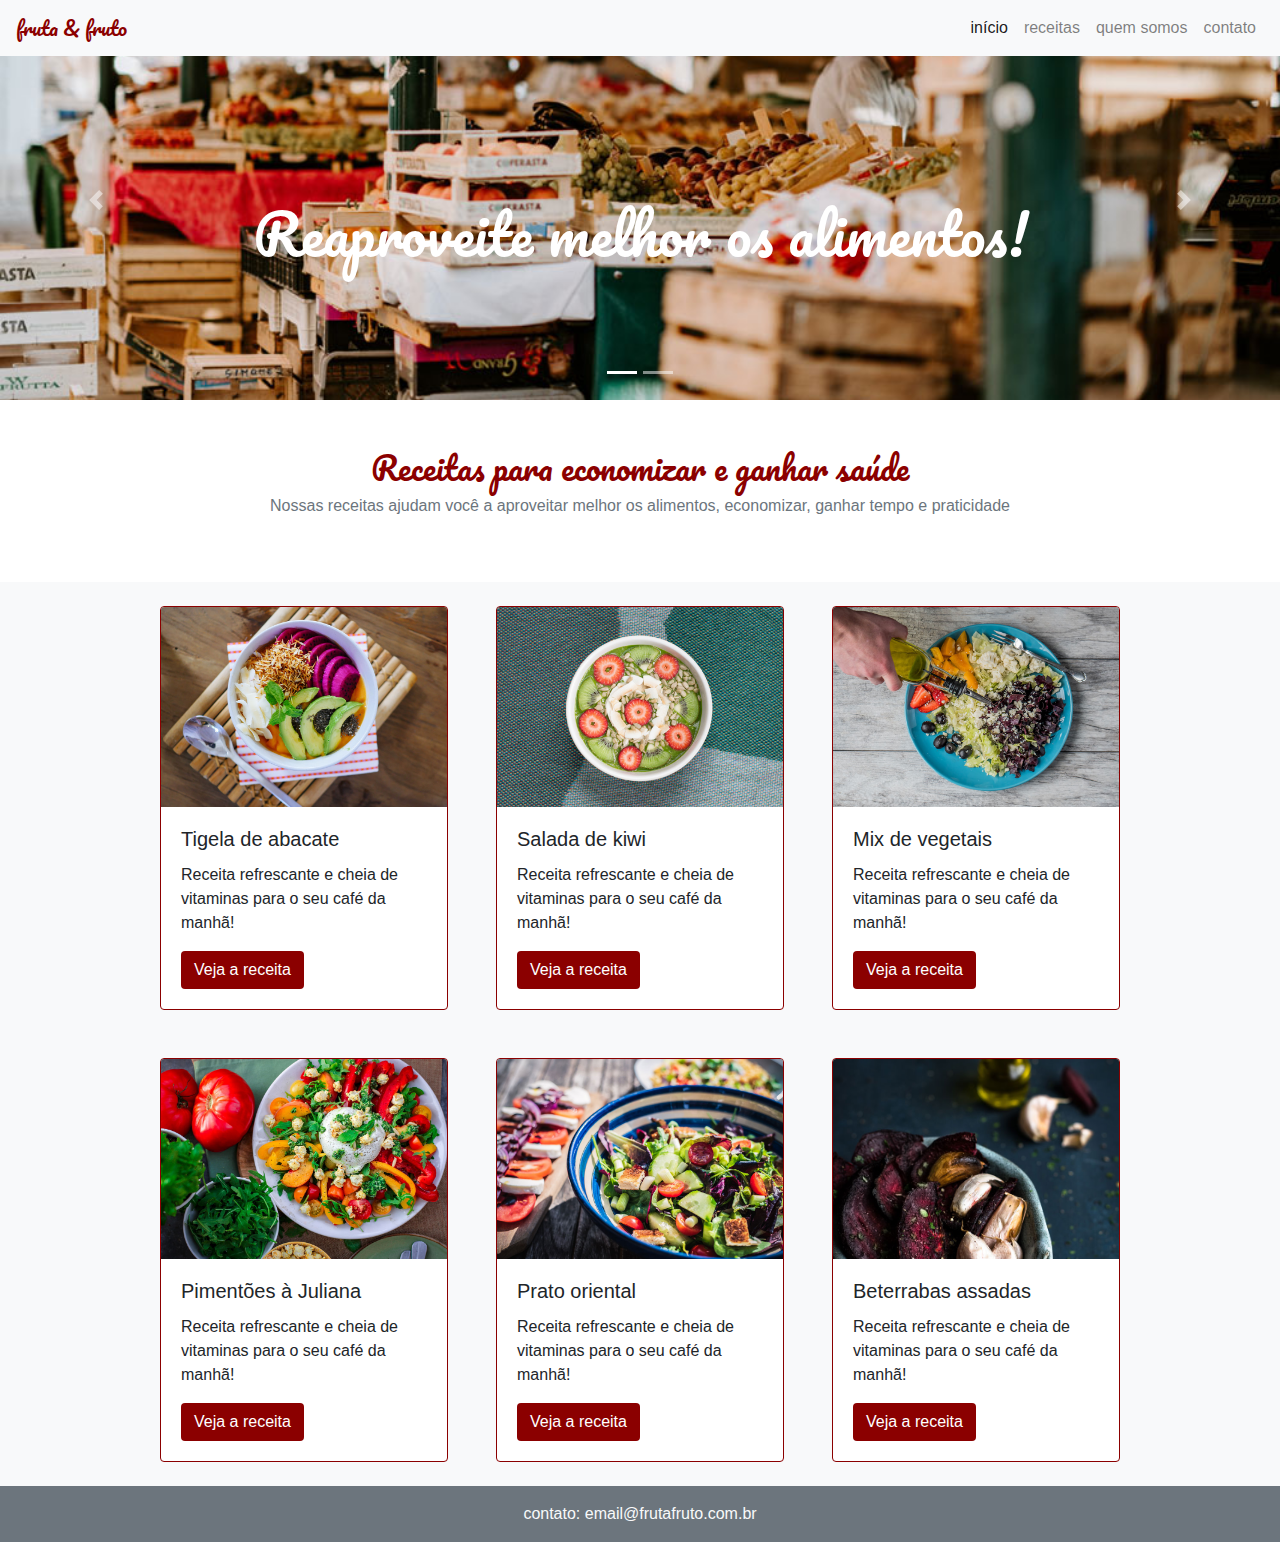
<file: bootstrap/index.html>
<!DOCTYPE html>
<html>

<head>
  <meta charset="utf-8">
  <meta name="viewport" content="width=device-width, initial-scale=1">
  <title>fruta e fruto</title>
  <link href="https://fonts.googleapis.com/css?family=Pacifico&display=swap" rel="stylesheet">
  <link rel="stylesheet" href="https://stackpath.bootstrapcdn.com/bootstrap/4.4.1/css/bootstrap.min.css"
    integrity="sha384-Vkoo8x4CGsO3+Hhxv8T/Q5PaXtkKtu6ug5TOeNV6gBiFeWPGFN9MuhOf23Q9Ifjh" crossorigin="anonymous">
  <link rel="stylesheet" type="text/css" href="src/style.css">
</head>

<body>
  <header>
    <nav class="navbar navbar-expand-lg navbar-light bg-light fixed-top">
      <a class="navbar-brand fonte-titulo cor-especial" href="#">fruta & fruto</a>
      <button class="navbar-toggler" type="button" data-toggle="collapse" data-target="#navbarNav"
        aria-controls="navbarNav" aria-expanded="false" aria-label="Toggle navigation">
        <span class="navbar-toggler-icon"></span>
      </button>
      <div class="collapse navbar-collapse justify-content-end" id="navbarNav">
        <ul class="navbar-nav">
          <li class="nav-item active">
            <a class="nav-link" href="#">início<span class="sr-only">(current)</span></a>
          </li>
          <li class="nav-item">
            <a class="nav-link" href="#">receitas</a>
          </li>
          <li class="nav-item">
            <a class="nav-link" href="#">quem somos</a>
          </li>
          <li class="nav-item">
            <a class="nav-link" data-toggle="modal" data-target="#modal-contato" href="#">contato</a>
          </li>
        </ul>
      </div>
    </nav>
  </header>

  <main>
    <section class="carrosel">
      <div id="carouselExampleCaptions" class="carousel slide" data-ride="carousel" data-interval="3000">
        <ol class="carousel-indicators">
          <li data-target="#carouselExampleCaptions" data-slide-to="0" class="active"></li>
          <li data-target="#carouselExampleCaptions" data-slide-to="1"></li>
        </ol>
        <div class="carousel-inner">
          <div class="carousel-item active">
            <img src="src/img/carrossel-img1.jpg" class="d-block w-100 imagem-carrosel" alt="...">
            <div class="carousel-caption d-none d-md-block h-50">
              <h1 class="fonte-titulo display-4">Reaproveite melhor os alimentos!</h1>
            </div>
          </div>
          <div class="carousel-item">
            <img src="src/img/carrossel-img2.jpg" class="d-block w-100 imagem-carrosel" alt="...">
            <div class="carousel-caption d-none d-md-block h-50">
              <h1 class="fonte-titulo display-4">Economize e ganhe em saúde!</h1>
            </div>
          </div>
        </div>
        <a class="carousel-control-prev" href="#carouselExampleCaptions" role="button" data-slide="prev">
          <span class="carousel-control-prev-icon" aria-hidden="true"></span>
          <span class="sr-only">Previous</span>
        </a>
        <a class="carousel-control-next" href="#carouselExampleCaptions" role="button" data-slide="next">
          <span class="carousel-control-next-icon" aria-hidden="true"></span>
          <span class="sr-only">Next</span>
        </a>
      </div>
  </section>

  <section id="titulo">
    <h2 class="text-center fonte-titulo cor-especial pt-5">Receitas para economizar e ganhar saúde</h2>
    <p class="text-center text-secondary pb-5">Nossas receitas ajudam você a aproveitar melhor os alimentos, economizar, ganhar tempo e praticidade</p>
  </section>

  
  <section class="container-fluid bg-light" id="receitas">
    <div class="row justify-content-center">
      <article class="card borda-cor-especial card-largura p-0 m-4 col-12 col-md-4">
        <img src="src/img/receita-abacate.jpg" class="card-img-top card-posicao-imagem" alt="tigela com salada de abacate, vista superior">
        <div class="card-body">
          <h5 class="card-title">Tigela de abacate</h5>
          <p class="card-text">Receita refrescante e cheia de vitaminas para o seu café da manhã!</p>
          <a href="#" class="btn botao-cor-especial">Veja a receita</a>
        </div>
      </article>

      <article class="card borda-cor-especial card-largura p-0 m-4 col-12 col-md-4">
        <img src="src/img/receita-kiwi.jpg" class="card-img-top card-posicao-imagem" alt="tigela de mingau com kiwi, vista superior">
        <div class="card-body">
          <h5 class="card-title">Salada de kiwi</h5>
          <p class="card-text">Receita refrescante e cheia de vitaminas para o seu café da manhã!</p>
          <a href="#" class="btn botao-cor-especial">Veja a receita</a>
        </div>
      </article>

      <article class="card borda-cor-especial card-largura p-0 m-4 col-12 col-md-4" >
        <img src="src/img/receita-mix.jpg" class="card-img-top card-posicao-imagem" alt="prato com mix de vegetais e mão de pessoa adicionando azeite, vista superior">
        <div class="card-body">
          <h5 class="card-title">Mix de vegetais</h5>
          <p class="card-text">Receita refrescante e cheia de vitaminas para o seu café da manhã!</p>
          <a href="#" class="btn botao-cor-especial">Veja a receita</a>
        </div>
      </article>

      <article class="card borda-cor-especial card-largura p-0 m-4 col-12 col-md-4" >
        <img src="src/img/receita-pimentoes.jpg" class="card-img-top card-posicao-imagem" alt="prato de salada de pimentões com alguns ingredientes ao lado, vista superior">
        <div class="card-body">
          <h5 class="card-title">Pimentões à Juliana</h5>
          <p class="card-text">Receita refrescante e cheia de vitaminas para o seu café da manhã!</p>
          <a href="#" class="btn botao-cor-especial">Veja a receita</a>
        </div>
      </article>

      <article class="card borda-cor-especial card-largura p-0 m-4 col-12 col-md-4" >
        <img src="src/img/receita-oriental.jpg" class="card-img-top card-posicao-imagem" alt="tigela com salada de vegetais estilo oriental, vista de cima">
        <div class="card-body">
          <h5 class="card-title">Prato oriental</h5>
          <p class="card-text">Receita refrescante e cheia de vitaminas para o seu café da manhã!</p>
          <a href="#" class="btn botao-cor-especial">Veja a receita</a>
        </div>
      </article>

      <article class="card borda-cor-especial card-largura p-0 m-4 col-12 col-md-4" >
        <img src="src/img/receita-beterrabas.jpg" class="card-img-top card-posicao-imagem" alt="tigela com beterrabas e dentes de alho assados em primeiro plano, com ingredientes ao fundo">
        <div class="card-body">
          <h5 class="card-title">Beterrabas assadas</h5>
          <p class="card-text">Receita refrescante e cheia de vitaminas para o seu café da manhã!</p>
          <a href="#" class="btn botao-cor-especial">Veja a receita</a>
        </div>
      </article>
    </div>
  </section>
</main>

<footer class="bg-secondary p-3 "> 
  <p class="m-0 text-light text-center">contato: <a class="text-light" href="mailto:email@frutafruto.com.br">email@frutafruto.com.br</a></p>
</footer>

<!-- Modal -->
<div class="modal fade" id="modal-contato" tabindex="-1" role="dialog" aria-labelledby="exampleModalLabel" aria-hidden="true">
  <div class="modal-dialog" role="document">
    <dialog class="modal-content">
      <header class="modal-header">
        <h5 class="modal-title" id="exampleModalLabel">Entre em contato</h5>
        <button type="button" class="close" data-dismiss="modal" aria-label="Close">
          <span aria-hidden="true">&times;</span>
        </button>
      </header>
      <main class="modal-body">
        <form>
          <div class="form-group">
            <label for="formGroupExampleInput">Nome completo</label>
            <input type="text" class="form-control" id="formGroupExampleInput" placeholder="Insira seu nome completo">
          </div>
          <div class="form-group">
            <label for="exampleFormControlInput1">Endereçõ de e-mail</label>
            <input type="email" class="form-control" id="exampleFormControlInput1" placeholder="nome@exemplo.com">
          </div>
          <div class="form-group">
            <label for="exampleFormControlTextarea1">Deixe seu comentário</label>
            <textarea class="form-control" id="exampleFormControlTextarea1" placeholder="Insira aqui seu comentário" rows="3"></textarea>
          </div>
        </form>
      </main>
      <footer class="modal-footer">
        <button type="button" class="btn btn-secondary" data-dismiss="modal">Fechar</button>
        <button type="button" class="btn botao-cor-especial">Enviar mensagem</button>
      </footer>
    </dialog>
  </div>
</div>



  <script src="https://code.jquery.com/jquery-3.4.1.slim.min.js"
    integrity="sha384-J6qa4849blE2+poT4WnyKhv5vZF5SrPo0iEjwBvKU7imGFAV0wwj1yYfoRSJoZ+n"
    crossorigin="anonymous"></script>
  <script src="https://cdn.jsdelivr.net/npm/popper.js@1.16.0/dist/umd/popper.min.js"
    integrity="sha384-Q6E9RHvbIyZFJoft+2mJbHaEWldlvI9IOYy5n3zV9zzTtmI3UksdQRVvoxMfooAo"
    crossorigin="anonymous"></script>
  <script src="https://stackpath.bootstrapcdn.com/bootstrap/4.4.1/js/bootstrap.min.js"
    integrity="sha384-wfSDF2E50Y2D1uUdj0O3uMBJnjuUD4Ih7YwaYd1iqfktj0Uod8GCExl3Og8ifwB6"
    crossorigin="anonymous"></script>

</body>

</html>
</file>
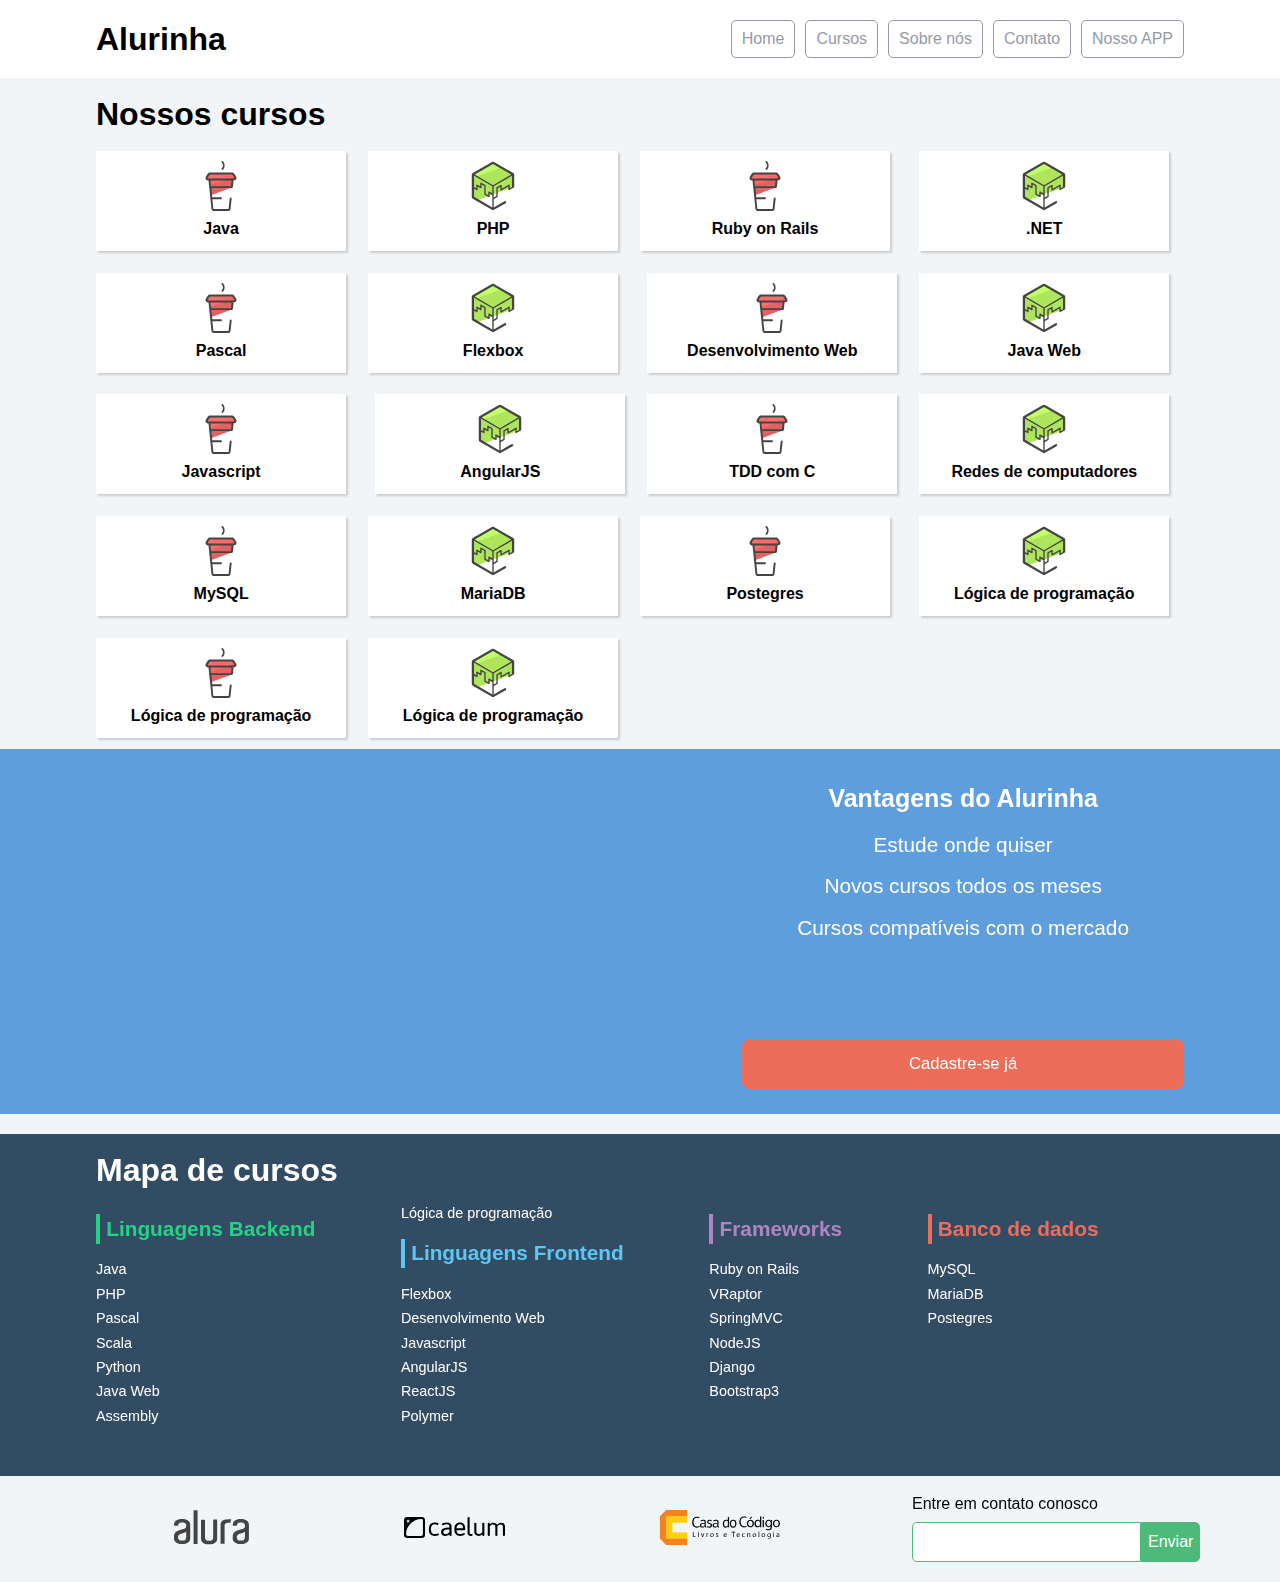
<file: flexbox/index.html>
<!doctype html>
<html>
<head>
	<meta charset="utf-8">
	<meta name="viewport" content="width=device-width, initial-scale=1">
	<title>Alurinha | Cursos online</title>
	<link rel="stylesheet" href="css/reset.css">
	<link rel="stylesheet" href="css/style.css">
	<link rel="stylesheet" href="css/flexbox.css">
</head>
<body>

	<header class="cabecalhoPrincipal">
		<div class="container">
			<h1 class="cabecalhoPrincipal-titulo">
				<a href="#">Alurinha</a>
			</h1>

			<nav class="cabecalhoPrincipal-nav">
				<a class="cabecalhoPrincipal-nav-link" href="#">Home</a>
				<a class="cabecalhoPrincipal-nav-link" href="#">Cursos</a>
				<a class="cabecalhoPrincipal-nav-link" href="#">Sobre nós</a>
				<a class="cabecalhoPrincipal-nav-link" href="#">Contato</a>
				<a class="cabecalhoPrincipal-nav-link cabecalhoPrincipal-nav-link-app" href="#">Nosso APP</a>
			</nav>
		</div>

	</header>

	<main class="conteudoPrincipal">
		<div class="container">
			<h2 class="subtitulo">Nossos cursos</h2>

			<nav>
				<ul class="conteudoPrincipal-cursos">
					<li class="conteudoPrincipal-cursos-link"><a href="#">Java</a></li>
					<li class="conteudoPrincipal-cursos-link"><a href="#">PHP</a></li>
					<li class="conteudoPrincipal-cursos-link"><a href="#">Ruby on Rails</a></li>
					<li class="conteudoPrincipal-cursos-link"><a href="#">.NET</a></li>
					<li class="conteudoPrincipal-cursos-link"><a href="#">Pascal</a></li>
					<li class="conteudoPrincipal-cursos-link"><a href="#">Flexbox</a></li>
					<li class="conteudoPrincipal-cursos-link"><a href="#">Desenvolvimento Web</a></li>
					<li class="conteudoPrincipal-cursos-link"><a href="#">Java Web</a></li>
					<li class="conteudoPrincipal-cursos-link"><a href="#">Javascript</a></li>
					<li class="conteudoPrincipal-cursos-link"><a href="#">AngularJS</a></li>
					<li class="conteudoPrincipal-cursos-link"><a href="#">TDD com C</a></li>
					<li class="conteudoPrincipal-cursos-link"><a href="#">Redes de computadores</a></li>
					<li class="conteudoPrincipal-cursos-link"><a href="#">MySQL</a></li>
					<li class="conteudoPrincipal-cursos-link"><a href="#">MariaDB</a></li>
					<li class="conteudoPrincipal-cursos-link"><a href="#">Postegres</a></li>
					<li class="conteudoPrincipal-cursos-link"><a href="#">Lógica de programação</a></li>
					<li class="conteudoPrincipal-cursos-link"><a href="#">Lógica de programação</a></li>
					<li class="conteudoPrincipal-cursos-link"><a href="#">Lógica de programação</a></li>
				</ul>
			</nav>
		</div>

		<section class="videoSobre">
			<div class="container">
				<iframe class="videoSobre-video" width="560" height="315" src="https://www.youtube.com/embed/bIlOsJzBVaY?list=PLh2Y_pKOa4UcF1BYPJR3EIMRi3nWAUxIp" frameborder="0" allowfullscreen></iframe>
				
				<div class="videoSobre-sobre">
					<h2 class="videoSobre-sobre-title">Vantagens do Alurinha</h2>
					<ul class="videoSobre-sobre-list">
						<li class="videoSobre-sobre-item">Estude onde quiser</li>
						<li class="videoSobre-sobre-item">Novos cursos todos os meses</li>
						<li class="videoSobre-sobre-item">Cursos compatíveis com o mercado</li>
					</ul>
					<button class="videoSobre-button">Cadastre-se já</button>
				</div>
			</div>
		</section>

	</main>

	<footer class="rodapePrincipal">
		<div class="container">

			<section class="rodapePrincipal-navMap">
				<h3 class="subtitulo">Mapa de cursos</h3>
				<nav class="rodapePrincipal-navMap-list">

					<h4 class="navmap-list-title navmap-list-title-backend">Linguagens Backend</h4>
					<a class="rodapePrincipal-navMap-link" href="#">Java</a>
					<a class="rodapePrincipal-navMap-link" href="#">PHP</a>
					<a class="rodapePrincipal-navMap-link" href="#">Pascal</a>
					<a class="rodapePrincipal-navMap-link" href="#">Scala</a>
					<a class="rodapePrincipal-navMap-link" href="#">Python</a>
					<a class="rodapePrincipal-navMap-link" href="#">Java Web</a>
					<a class="rodapePrincipal-navMap-link" href="#">Assembly</a>
					<a class="rodapePrincipal-navMap-link" href="#">Lógica de programação</a>

					<h4 class="navmap-list-title navmap-list-title-frontend">Linguagens Frontend</h4>
					<a class="rodapePrincipal-navMap-link" href="#">Flexbox</a>
					<a class="rodapePrincipal-navMap-link" href="#">Desenvolvimento Web</a>
					<a class="rodapePrincipal-navMap-link" href="#">Javascript</a>
					<a class="rodapePrincipal-navMap-link" href="#">AngularJS</a>
					<a class="rodapePrincipal-navMap-link" href="#">ReactJS</a>
					<a class="rodapePrincipal-navMap-link" href="#">Polymer</a>
					
					<h4 class="navmap-list-title navmap-list-title-framework">Frameworks</h4>
					<a class="rodapePrincipal-navMap-link" href="#">Ruby on Rails</a>
					<a class="rodapePrincipal-navMap-link" href="#">VRaptor</a>
					<a class="rodapePrincipal-navMap-link" href="#">SpringMVC</a>
					<a class="rodapePrincipal-navMap-link" href="#">NodeJS</a>
					<a class="rodapePrincipal-navMap-link" href="#">Django</a>
					<a class="rodapePrincipal-navMap-link" href="#">Bootstrap3</a>

					<h4 class="navmap-list-title navmap-list-title-bancoDeDados">Banco de dados</h4>
					<a class="rodapePrincipal-navMap-link" href="#">MySQL</a>
					<a class="rodapePrincipal-navMap-link" href="#">MariaDB</a>
					<a class="rodapePrincipal-navMap-link" href="#">Postegres</a>

				</nav>
			</section>

		</div>

		<section class="rodapePrincipal-patrocinadores">
			<div class="container">
				<ul class="rodapePrincipal-patrocinadores-list">
					<li>
						<a class="rodapePrincipal-patrocinadores-list-link patrocinadores-list-link-alura" href="#">
							<img src="img/logos/alura.svg" alt="Logo da Alura">
						</a>
					</li>
					<li>
						<a class="rodapePrincipal-patrocinadores-list-link patrocinadores-list-link-caelum" href="#">
							<img src="img/logos/caelum.svg" alt="Logo da Caelum">
						</a>
					</li>
					<li>
						<a class="rodapePrincipal-patrocinadores-list-link patrocinadores-list-link-casaDoCodigo" href="#">
							<img src="img/logos/cdc.svg" alt="Logo da Casa do Código">
						</a>
					</li>
				</ul>
				<form class="rodapePrincipal-contatoForm" action="#">
					<fieldset>
						<legend class="rodapePrincipal-contatoForm-legend" for="email-contato">Entre em contato conosco</legend>
						<div class="rodapePrincipal-contatoForm-fieldset"> 
							<input class="rodapePrincipal-contatoForm-emailInput" type="email" name="email-contato" id="email-contato">
							<button class="rodapePrincipal-contatoForm-submit" type="submit">Enviar</button>
						</div>
					</fieldset>
				</form>
			</div>
		</section>
	</footer>

</body>
</html>
</file>
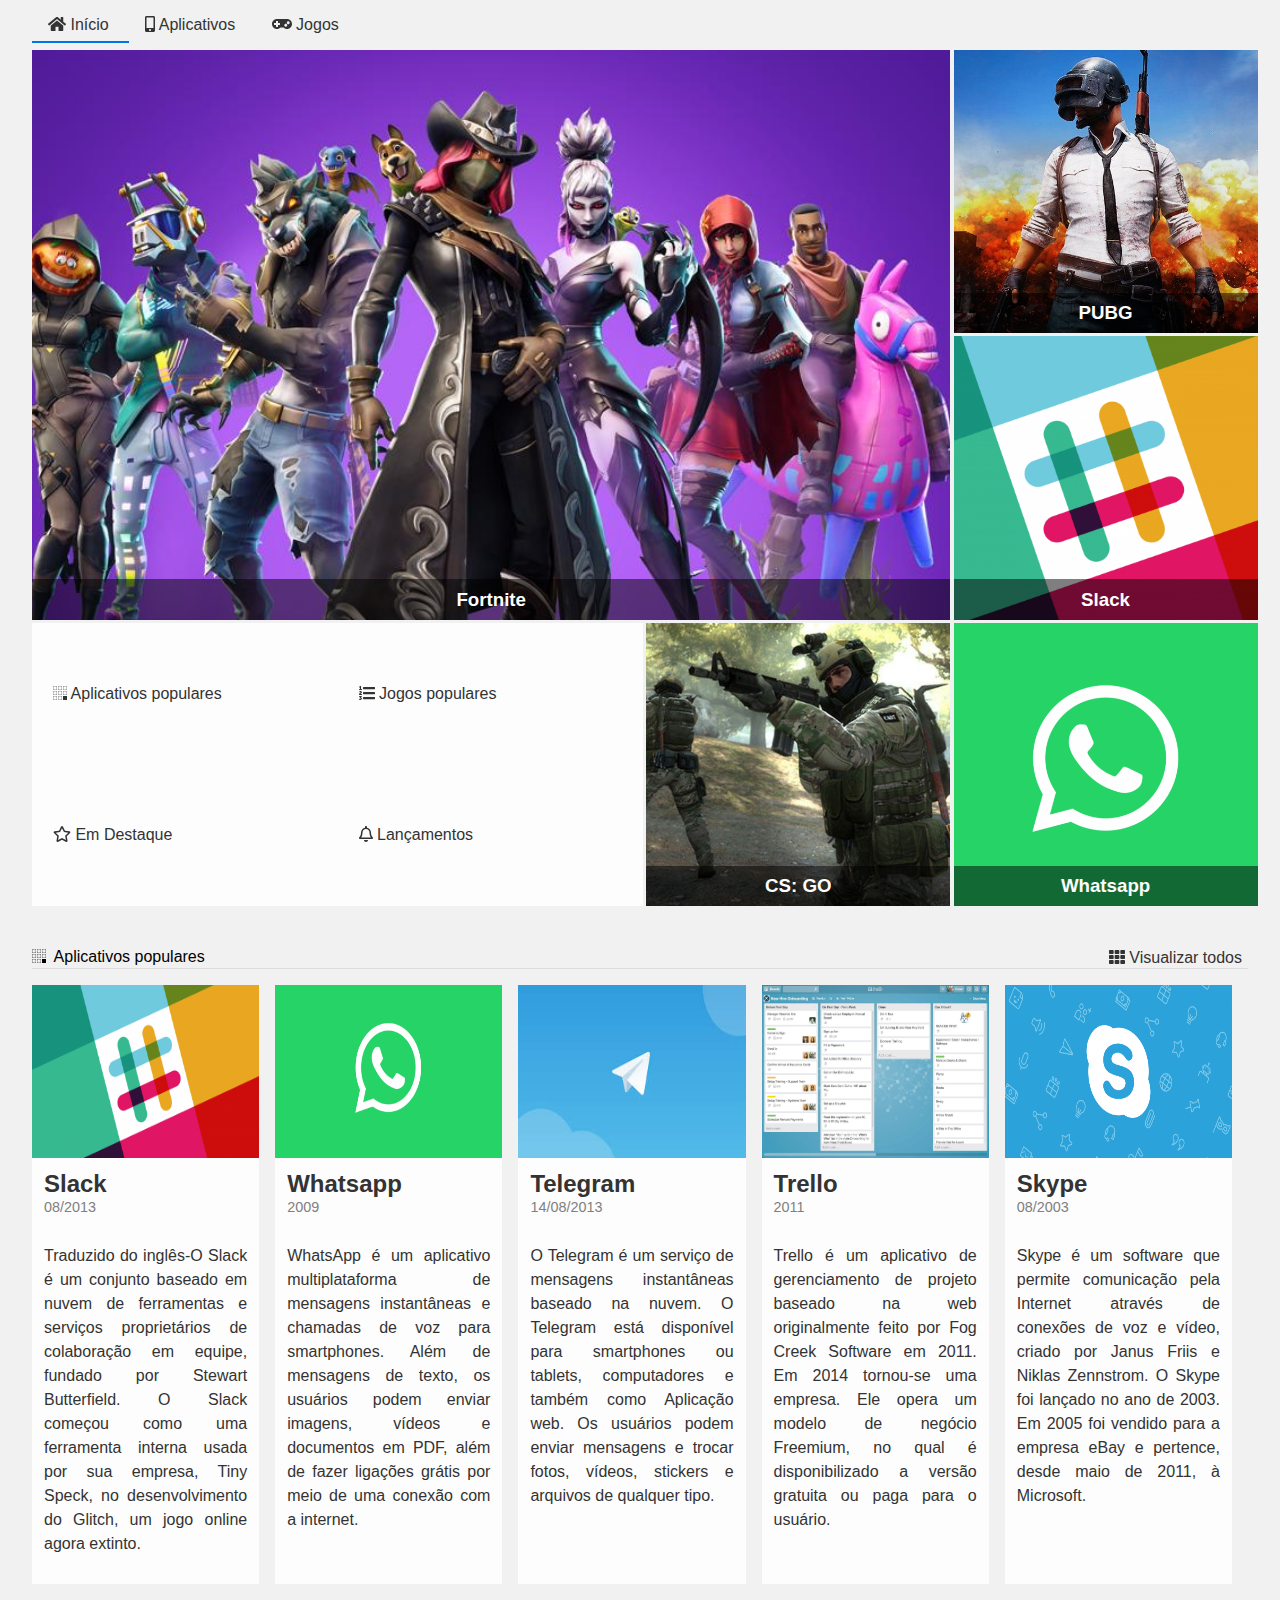
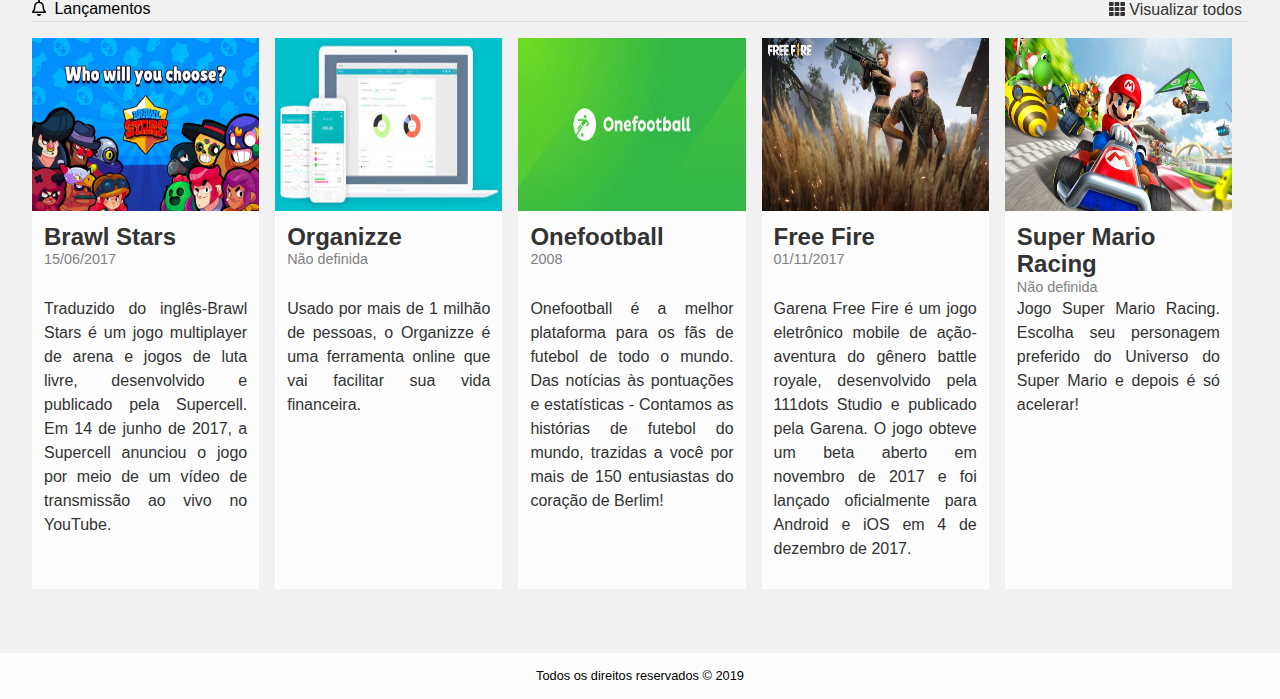
<file: grid/index.html>
<!DOCTYPE html>
<html lang="en">
<head>
    <meta charset="UTF-8">
    <meta name="viewport" content="width=device-width, initial-scale=1.0">
    <meta http-equiv="X-UA-Compatible" content="ie=edge">
    <title>Alura Store | Baixe nossos aplicativos e jogos</title>
    <link href="./assets/css/normalize.css" rel="stylesheet">
    <link href="./assets/css/reset.css" rel="stylesheet">
    <link href="./assets/css/style.css" rel="stylesheet">
    <link href="./assets/css/destaque.css" rel="stylesheet">
    <link href="./assets/css/populares.css" rel="stylesheet">
    <link href="./assets/css/menu.css" rel="stylesheet">
    <link href="./assets/css/responsivo.css" rel="stylesheet">

</head>
<body class="app">
    <header class="cabecalho">
        <nav class="menu">
            <ul class="menu__lista">
                <li class="menu__item">
                    <a class="menu__link ativo" href="#">
                        <i class="fas fa-home"></i>
                        Início
                    </a>
                    <a class="menu__link" href="#">
                        <i class="fas fa-mobile-alt"></i>
                        Aplicativos</a>
                    <a class="menu__link" href="#">
                        <i class="fas fa-gamepad"></i>
                        Jogos
                    </a>
                </li>
            </ul>
        </nav>
    </header>
    <main class="conteudo">
        <section class="destaques">
            <div class="destaques__principal caixa">
                <h3 class="destaques__titulo">Fortnite</h3>
            </div>
            <div class="destaques__secundario caixa">
                <h3 class="destaques__titulo">PUBG</h3>
            </div>
            <div class="destaques__secundario caixa">
                <h3 class="destaques__titulo">Slack</h3>
            </div>
            <div class="destaques__secundario caixa">
                <h3 class="destaques__titulo">Whatsapp</h3>
            </div>
            <div class="destaques__secundario caixa">
                <h3 class="destaques__titulo">CS: GO</h3>
            </div>
            <div class="destaques__categorias">
                <ul class="destaques__categorias___lista">
                    <li class="destaques__categorias___item">
                        <a class="destaques__categorias___link" href="#">
                            <i class="destaques__categorias___icone fab fa-buromobelexperte"></i>
                            Aplicativos populares
                        </a>
                    </li>
                    <li class="destaques__categorias___item">
                        <a class="destaques__categorias___link" href="#">
                            <i class="fas fa-list-ol"></i>
                            Jogos populares
                        </a>
                    </li>
                    <li class="destaques__categorias___item">
                        <a class="destaques__categorias___link" href="#">
                            <i class="far fa-star"></i>
                            Em Destaque
                        </a>
                    </li>
                    <li class="destaques__categorias___item">
                        <a class="destaques__categorias___link" href="#">
                            <i class="far fa-bell"></i>
                            Lançamentos
                        </a>
                    </li>
                </ul>
            </div>
        </section>
        <section class="populares">
            <div class="populares__itens">
                <div class="populares__info">
                    <div class="populares__cabecalho">
                        <h4 class="populares__titulo">
                            <i class="populares__icone fab fa-buromobelexperte"></i>
                            Aplicativos populares
                        </h4>
                        <button class="populares__botao">
                            <i class="fas fa-th"></i>
                            Visualizar todos
                        </button>
                    </div>
                </div>
                <div class="populares__conteudo">
                    <div class="populares__card">
                        <img class="populares__card___imagem" src="./assets/img/slack.png">
                        <div class="populares__card___corpo">
                            <div class="populares__card___cabecalho">
                                <h5 class="populares__card___titulo">Slack</h5>
                                <time class="populares__card___data" datetime="2013-08-01">08/2013</time>
                            </div>
                            <div class="populares__card___descricao">
                                Traduzido do inglês-O Slack é um conjunto baseado em nuvem de ferramentas e serviços proprietários de colaboração em equipe, fundado por Stewart Butterfield. O Slack começou como uma ferramenta interna usada por sua empresa, Tiny Speck, no desenvolvimento do Glitch, um jogo online agora extinto.
                            </div>
                        </div>
                    </div>
                    <div class="populares__card">
                        <img class="populares__card___imagem" src="./assets/img/whatsapp.png">
                        <div class="populares__card___corpo">
                            <div class="populares__card___cabecalho">
                                <h5 class="populares__card___titulo">Whatsapp</h5>
                                <time class="populares__card___data" datetime="20090-01-01">2009</time>
                            </div>
                            <div class="populares__card___descricao">
                                WhatsApp é um aplicativo multiplataforma de mensagens instantâneas e chamadas de voz para smartphones. Além de mensagens de texto, os usuários podem enviar imagens, vídeos e documentos em PDF, além de fazer ligações grátis por meio de uma conexão com a internet.
                            </div>
                        </div>
                    </div>
                    <div class="populares__card">
                        <img class="populares__card___imagem" src="./assets/img/telegram.jpeg">
                        <div class="populares__card___corpo">
                            <div class="populares__card___cabecalho">
                                <h5 class="populares__card___titulo">Telegram</h5>
                                <time class="populares__card___data" datetime="2013-08-14">14/08/2013</time>
                            </div>
                            <div class="populares__card___descricao">
                                O Telegram é um serviço de mensagens instantâneas baseado na nuvem. O Telegram está disponível para smartphones ou tablets, computadores e também como Aplicação web. Os usuários podem enviar mensagens e trocar fotos, vídeos, stickers e arquivos de qualquer tipo.
                            </div>
                        </div>
                    </div>
                    <div class="populares__card">
                        <img class="populares__card___imagem" src="./assets/img/trello.jpg">
                        <div class="populares__card___corpo">
                            <div class="populares__card___cabecalho">
                                <h5 class="populares__card___titulo">Trello</h5>
                                <time class="populares__card___data" datetime="2011-01-01">2011</time>
                            </div>
                            <div class="populares__card___descricao">
                                Trello é um aplicativo de gerenciamento de projeto baseado na web originalmente feito por Fog Creek Software em 2011. Em 2014 tornou-se uma empresa. Ele opera um modelo de negócio Freemium, no qual é disponibilizado a versão gratuita ou paga para o usuário.
                            </div>
                        </div>
                    </div>
                    <div class="populares__card">
                        <img class="populares__card___imagem" src="./assets/img/skype.png">
                        <div class="populares__card___corpo">
                            <div class="populares__card___cabecalho">
                                <h5 class="populares__card___titulo">Skype</h5>
                                <time class="populares__card___data" datetime="2003-08-01">08/2003</time>
                            </div>
                            <div class="populares__card___descricao">
                                Skype é um software que permite comunicação pela Internet através de conexões de voz e vídeo, criado por Janus Friis e Niklas Zennstrom. O Skype foi lançado no ano de 2003. Em 2005 foi vendido para a empresa eBay e pertence, desde maio de 2011, à Microsoft.
                            </div>
                        </div>
                    </div>
                </div>
            </div>
         
            <div class="populares__itens">
                <div class="populares__info">
                    <div class="populares__cabecalho">
                        <h4 class="populares__titulo">
                            <i class="populares__icone far fa-bell"></i>
                            Lançamentos
                        </h4>
                        <button class="populares__botao">
                            <i class="fas fa-th"></i>
                            Visualizar todos
                        </button>
                    </div>
                </div>
                <div class="populares__conteudo">
                    <div class="populares__card">
                        <img class="populares__card___imagem" src="./assets/img/brawl-stars.jpg"> 
                        <div class="populares__card___corpo">
                            <div class="populares__card___cabecalho">
                                <h5 class="populares__card___titulo">Brawl Stars</h5>
                                <time class="populares__card___data" datetime="2017-06-15">15/06/2017</time>
                            </div>
                            <div class="populares__card___descricao">
                                Traduzido do inglês-Brawl Stars é um jogo multiplayer de arena e jogos de luta livre, desenvolvido e publicado pela Supercell. Em 14 de junho de 2017, a Supercell anunciou o jogo por meio de um vídeo de transmissão ao vivo no YouTube.
                            </div>
                        </div>
                    </div>
                    <div class="populares__card">
                        <img class="populares__card___imagem" src="./assets/img/organizze.jpeg"> 
                        <div class="populares__card___corpo">
                            <div class="populares__card___cabecalho">
                                <h5 class="populares__card___titulo">Organizze</h5>
                                <time class="populares__card___data" datetime="">Não definida</time>
                            </div>
                            <div class="populares__card___descricao">
                                Usado por mais de 1 milhão de pessoas, o Organizze é uma ferramenta online que vai facilitar sua vida financeira.  
                            </div>
                        </div>
                    </div>
                    <div class="populares__card">
                        <img class="populares__card___imagem" src="./assets/img/onefotball.jpeg"> 
                        <div class="populares__card___corpo">
                            <div class="populares__card___cabecalho">
                                <h5 class="populares__card___titulo">Onefootball</h5>
                                <time class="populares__card___data" datetime="2008-01-01">2008</time>
                            </div>
                            <div class="populares__card___descricao">
                                Onefootball é a melhor plataforma para os fãs de futebol de todo o mundo. Das notícias às pontuações e estatísticas - Contamos as histórias de futebol do mundo, trazidas a você por mais de 150 entusiastas do coração de Berlim!
                            </div>
                        </div>
                    </div>
                    <div class="populares__card">
                        <img class="populares__card___imagem" src="./assets/img/free-fire.jpg"> 
                        <div class="populares__card___corpo">
                            <div class="populares__card___cabecalho">
                                <h5 class="populares__card___titulo">Free Fire</h5>
                                <time class="populares__card___data" datetime="2017-11-01">01/11/2017</time>
                            </div>
                            <div class="populares__card___descricao">
                                Garena Free Fire é um jogo eletrônico mobile de ação-aventura do gênero battle royale, desenvolvido pela 111dots Studio e publicado pela Garena. O jogo obteve um beta aberto em novembro de 2017 e foi lançado oficialmente para Android e iOS em 4 de dezembro de 2017.
                            </div>
                        </div>
                    </div>
                    <div class="populares__card">
                        <img class="populares__card___imagem" src="./assets/img/mario-kart.jpg"> 
                        <div class="populares__card___corpo">
                            <div class="populares__card___cabecalho">
                                <h5 class="populares__card___titulo">Super Mario Racing</h5>
                                <time class="populares__card___data" datetime="">Não definida</time>
                            </div>
                            <div class="populares__card___descricao">
                                Jogo Super Mario Racing. Escolha seu personagem preferido do Universo do Super Mario e depois é só acelerar!
                            </div>
                        </div>
                    </div>
                </div>
            </div>
        </section>
    </main>
    <footer class="rodape">Todos os direitos reservados &copy; 2019</footer>
    <script src="./assets/js/fontawesome.all.min.js"></script>
</body>
</html>
</file>
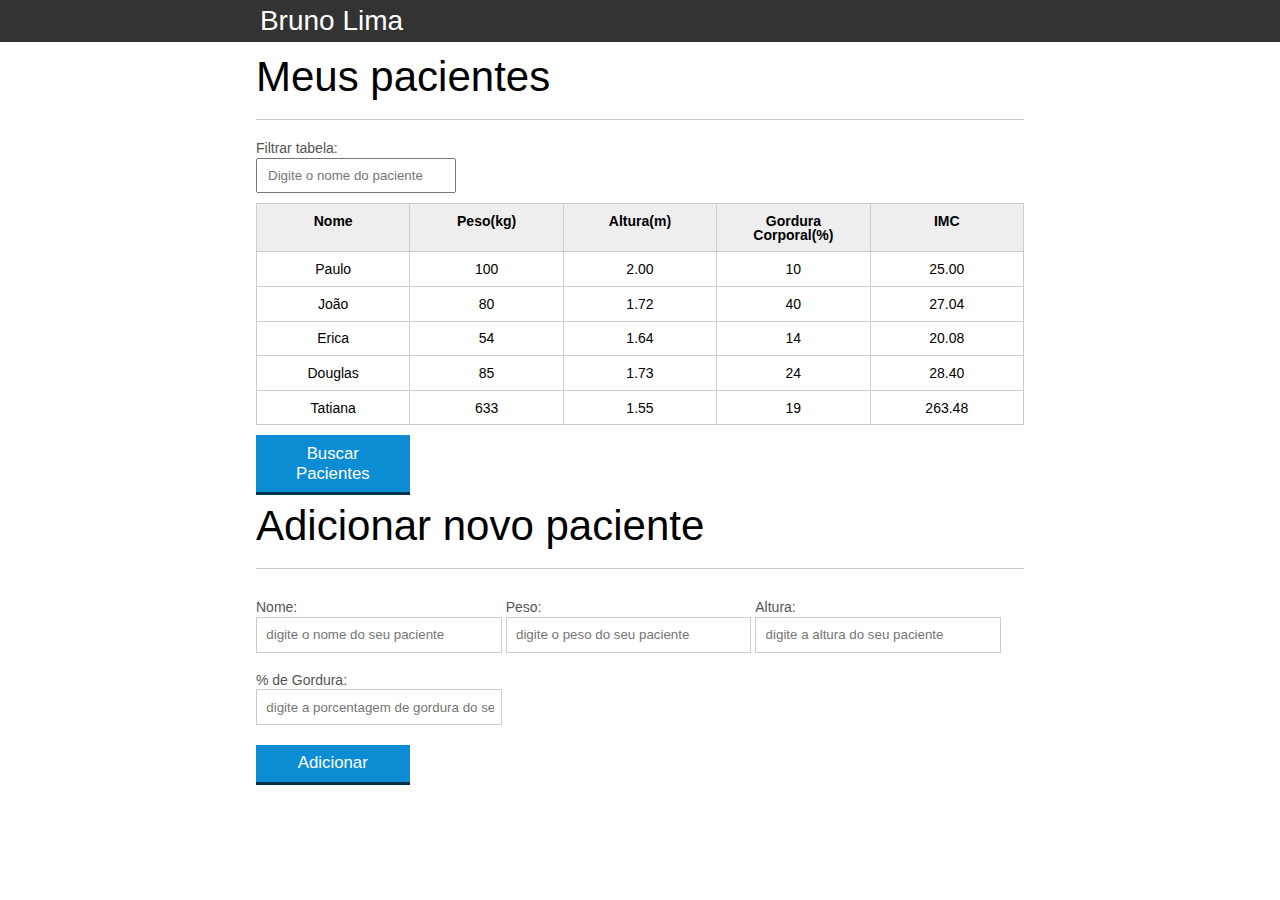
<file: jsone/index.html>
<!DOCTYPE html>
<html lang="pt-br">

<head>
	<meta charset="UTF-8">
	<title>Aparecida Nutrição</title>
	<link rel="icon" href="favicon.ico" type="image/x-icon">
	<link rel="stylesheet" type="text/css" href="css/reset.css">
	<link rel="stylesheet" type="text/css" href="css/index.css">
</head>

<body>
	<header>
		<div class="container">
			<h1 class="titulo">Aparecida Nutrição</h1>
		</div>
	</header>
	<main>
		<section class="container">
			<h2>Meus pacientes</h2>
			<label for="filtrar-tabela">Filtrar tabela:</label>
			<input type="text" name="filtro" id="filtrar-tabela" placeholder="Digite o nome do paciente">
			<table>
				<thead>
					<tr>
						<th>Nome</th>
						<th>Peso(kg)</th>
						<th>Altura(m)</th>
						<th>Gordura Corporal(%)</th>
						<th>IMC</th>
					</tr>
				</thead>
				<tbody id="tabela-pacientes">
					<tr class="paciente" id="primeiro-paciente">
						<td class="info-nome">Paulo</td>
						<td class="info-peso">100</td>
						<td class="info-altura">2.00</td>
						<td class="info-gordura">10</td>
						<td class="info-imc">0</td>
					</tr>

					<tr class="paciente">
						<td class="info-nome">João</td>
						<td class="info-peso">80</td>
						<td class="info-altura">1.72</td>
						<td class="info-gordura">40</td>
						<td class="info-imc">0</td>
					</tr>

					<tr class="paciente">
						<td class="info-nome">Erica</td>
						<td class="info-peso">54</td>
						<td class="info-altura">1.64</td>
						<td class="info-gordura">14</td>
						<td class="info-imc">0</td>
					</tr>

					<tr class="paciente">
						<td class="info-nome">Douglas</td>
						<td class="info-peso">85</td>
						<td class="info-altura">1.73</td>
						<td class="info-gordura">24</td>
						<td class="info-imc">0</td>
					</tr>
					<tr class="paciente">
						<td class="info-nome">Tatiana</td>
						<td class="info-peso">633</td>
						<td class="info-altura">1.55</td>
						<td class="info-gordura">19</td>
						<td class="info-imc">0</td>
					</tr>
				</tbody>
			</table>
			<span id="erro-ajax" class="invisivel"> Erro ao buscar os pacientes</span>

			<button id="buscar-pacientes" class="botao bto-principal">Buscar Pacientes</button>

		</section>
	</main>
	<section class="container">
		<h2 id="titulo-form">Adicionar novo paciente</h2>
		<ul id="mensagens-erro"></ul>
		<form id="form-adiciona">
			<div class="grupo">
				<label for="nome">Nome:</label>
				<input id="nome" name="nome" type="text" placeholder="digite o nome do seu paciente" class="campo">
			</div>
			<div class="grupo">
				<label for="peso">Peso:</label>
				<input id="peso" name="peso" type="text" placeholder="digite o peso do seu paciente" class="campo campo-medio">
			</div>
			<div class="grupo">
				<label for="altura">Altura:</label>
				<input id="altura" name="altura" type="text" placeholder="digite a altura do seu paciente" class="campo campo-medio">
			</div>
			<div class="grupo">
				<label for="gordura">% de Gordura:</label>
				<input id="gordura" type="text" placeholder="digite a porcentagem de gordura do seu paciente" class="campo campo-medio">
			</div>
	
			<button id="adicionar-paciente" class="botao bto-principal">Adicionar</button>
		</form>
	</section>



	<script src="js/calcula-imc.js"></script>
	<script src="js/form.js"></script>
	<script src="js/remover-paciente.js"></script>
	<script src="js/filtro.js"></script>
	<script src="js/buscar-pacientes.js"></script>


</body>

</html>
</file>
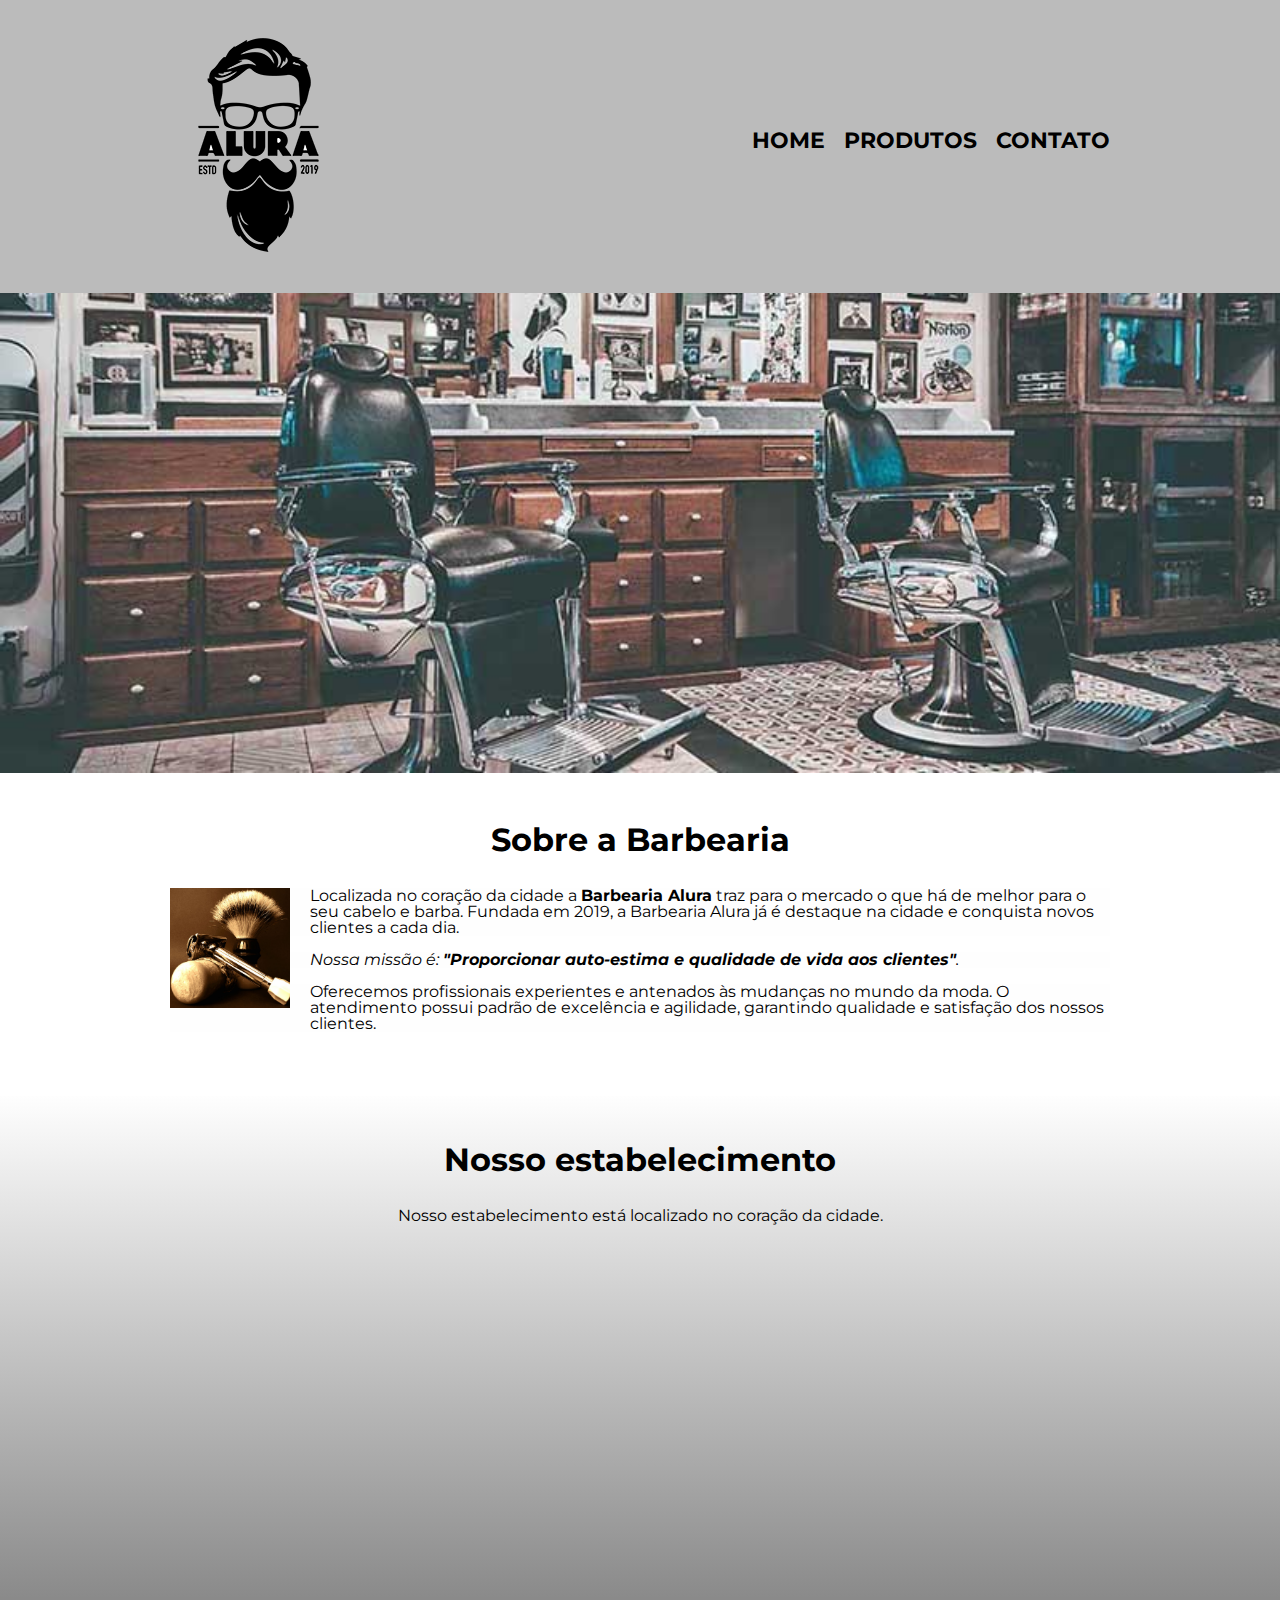
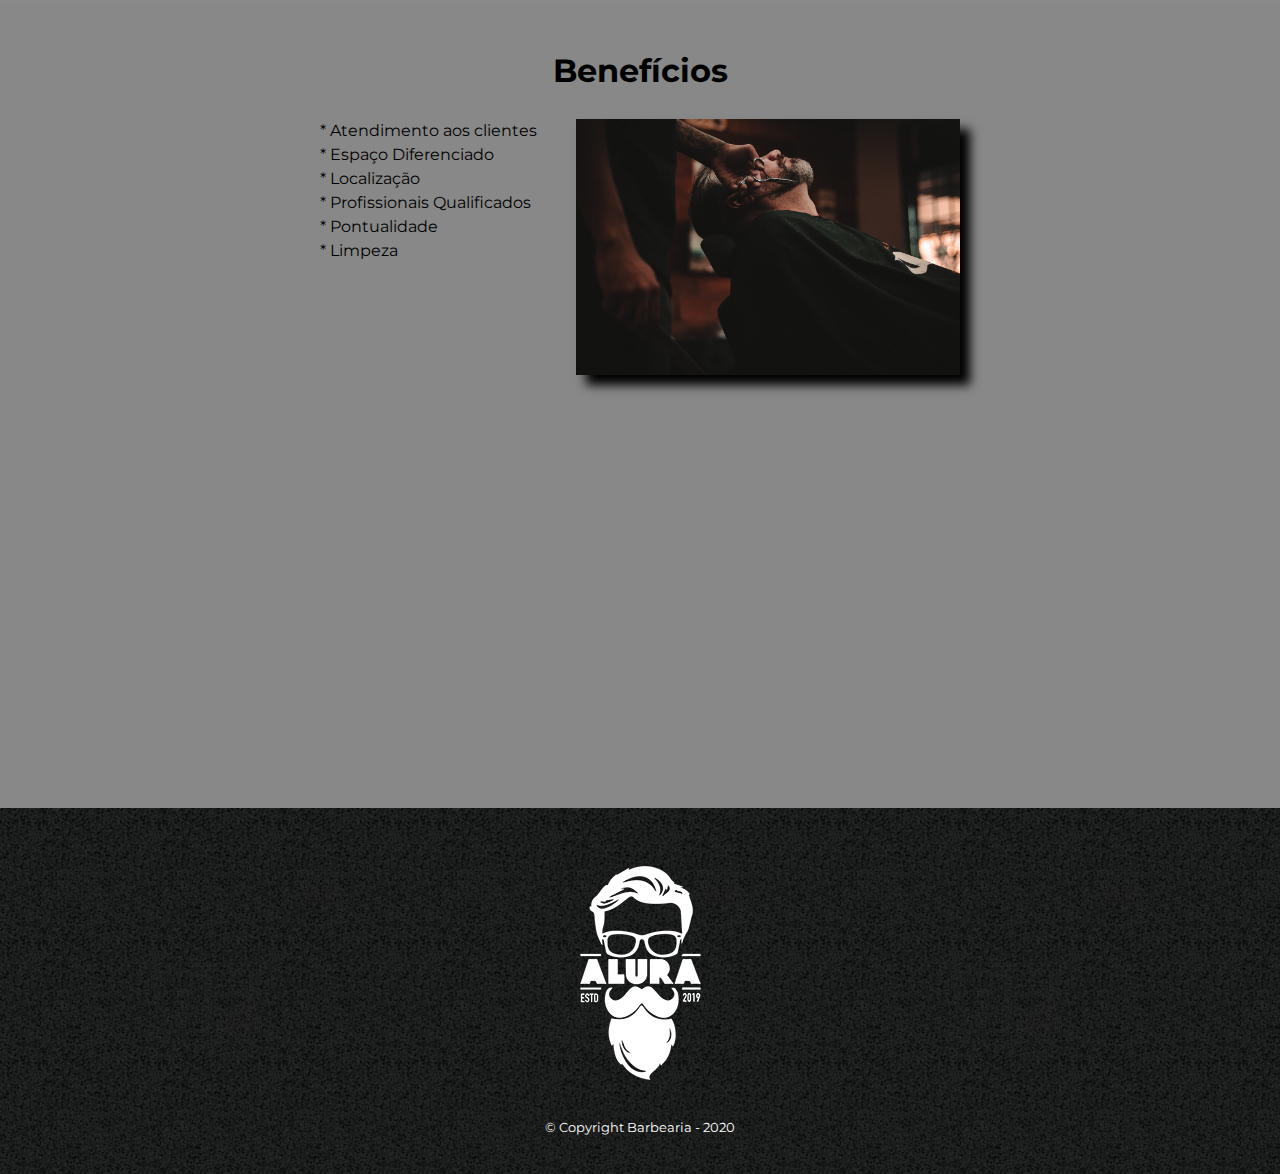
<file: projeto1/index.html>
<!DOCTYPE html>
<html lang="pt-br">

<head>
  <meta charset="UTF-8">
  <meta name="viewport" content="width=device-width">
  <title>Barbearia </title>
  <link rel="stylesheet" href="reset.css">
  <link rel="stylesheet" href="style.css">
  <link href="https://fonts.googleapis.com/css?family=Montserrat&display=swap" rel="stylesheet">
</head>

<body>
  <header>
    <div class="caixa">
      <h1><img src="img/logo.png" alt="Logo da Barbearia"></h1>
      <nav>
        <ul>
          <li><a href="index.html">Home</a></li>
          <li><a href="produtos.html">Produtos</a></li>
          <li><a href="contato.html">Contato</a></li>
        </ul>
      </nav>
    </div>
  </header>

  <img class="banner" src="img/banner.jpg">

  <main>

      <section class="principal">
        <h2 class="titulo-principal">Sobre a Barbearia </h2>
        <img  class="utensilios" src="img/utensilios.jpg" alt="Utensilios de barbeiro">
        <p>Localizada no coração da cidade a <strong>Barbearia Alura</strong> traz para o
          mercado o que há de melhor para o seu cabelo e barba. Fundada em 2019, a
          Barbearia Alura já é destaque na cidade e conquista novos clientes a cada dia.</p>
        <p id="missao"><em>Nossa missão é: <strong>"Proporcionar auto-estima e qualidade de vida aos
              clientes"</strong>.</em></p>
        <p>Oferecemos profissionais experientes e antenados às mudanças no mundo da moda.
          O atendimento possui padrão de excelência e agilidade, garantindo qualidade e
          satisfação dos nossos clientes.</p>
      </section>

      <section class="mapa">
          <h3 class="titulo-principal">Nosso estabelecimento</h3>
          <p>Nosso estabelecimento está localizado no coração da cidade.</p>
          <div class="mapa-conteudo">
            <iframe src="https://www.google.com/maps/embed?pb=!1m18!1m12!1m3!1d3656.448598130907!2d-46.634653385542435!3d-23.588239368469353!2m3!1f0!2f0!3f0!3m2!1i1024!2i768!4f13.1!3m3!1m2!1s0x94ce5a2b2ed7f3a1%3A0xab35da2f5ca62674!2sCaelum!5e0!3m2!1spt-BR!2sbr!4v1577047858592!5m2!1spt-BR!2sbr" width="100%" height="300" frameborder="0" style="border:0;" allowfullscreen=""></iframe>
          </div>
        </section>

      <section class="beneficios">
        <h3 class="titulo-principal">Benefícios</h3>

        <div class="conteudo-beneficios">
          <ul class="lista-beneficios">
            <li class="itens">Atendimento aos clientes</li>
            <li class="itens">Espaço Diferenciado</li>
            <li class="itens">Localização</li>
            <li class="itens">Profissionais Qualificados</li>
            <li class="itens">Pontualidade</li>
            <li class="itens">Limpeza</li>
          </ul><img class="imagem-beneficios" src="img/beneficios.jpg">
       </div>
        <div class="video">
          <iframe width="100%" height="315" src="https://www.youtube.com/embed/wcVVXUV0YUY" frameborder="0" allow="accelerometer; autoplay; encrypted-media; gyroscope; picture-in-picture" allowfullscreen></iframe>
        </div>
      </section>
  </main>

  <footer>
    <img src="img/logo-branco.png" alt="Logo da Barbearia">
    <p class="copyright">&copy; Copyright Barbearia - 2020</p>
  </footer>
</body>

</html>
</file>
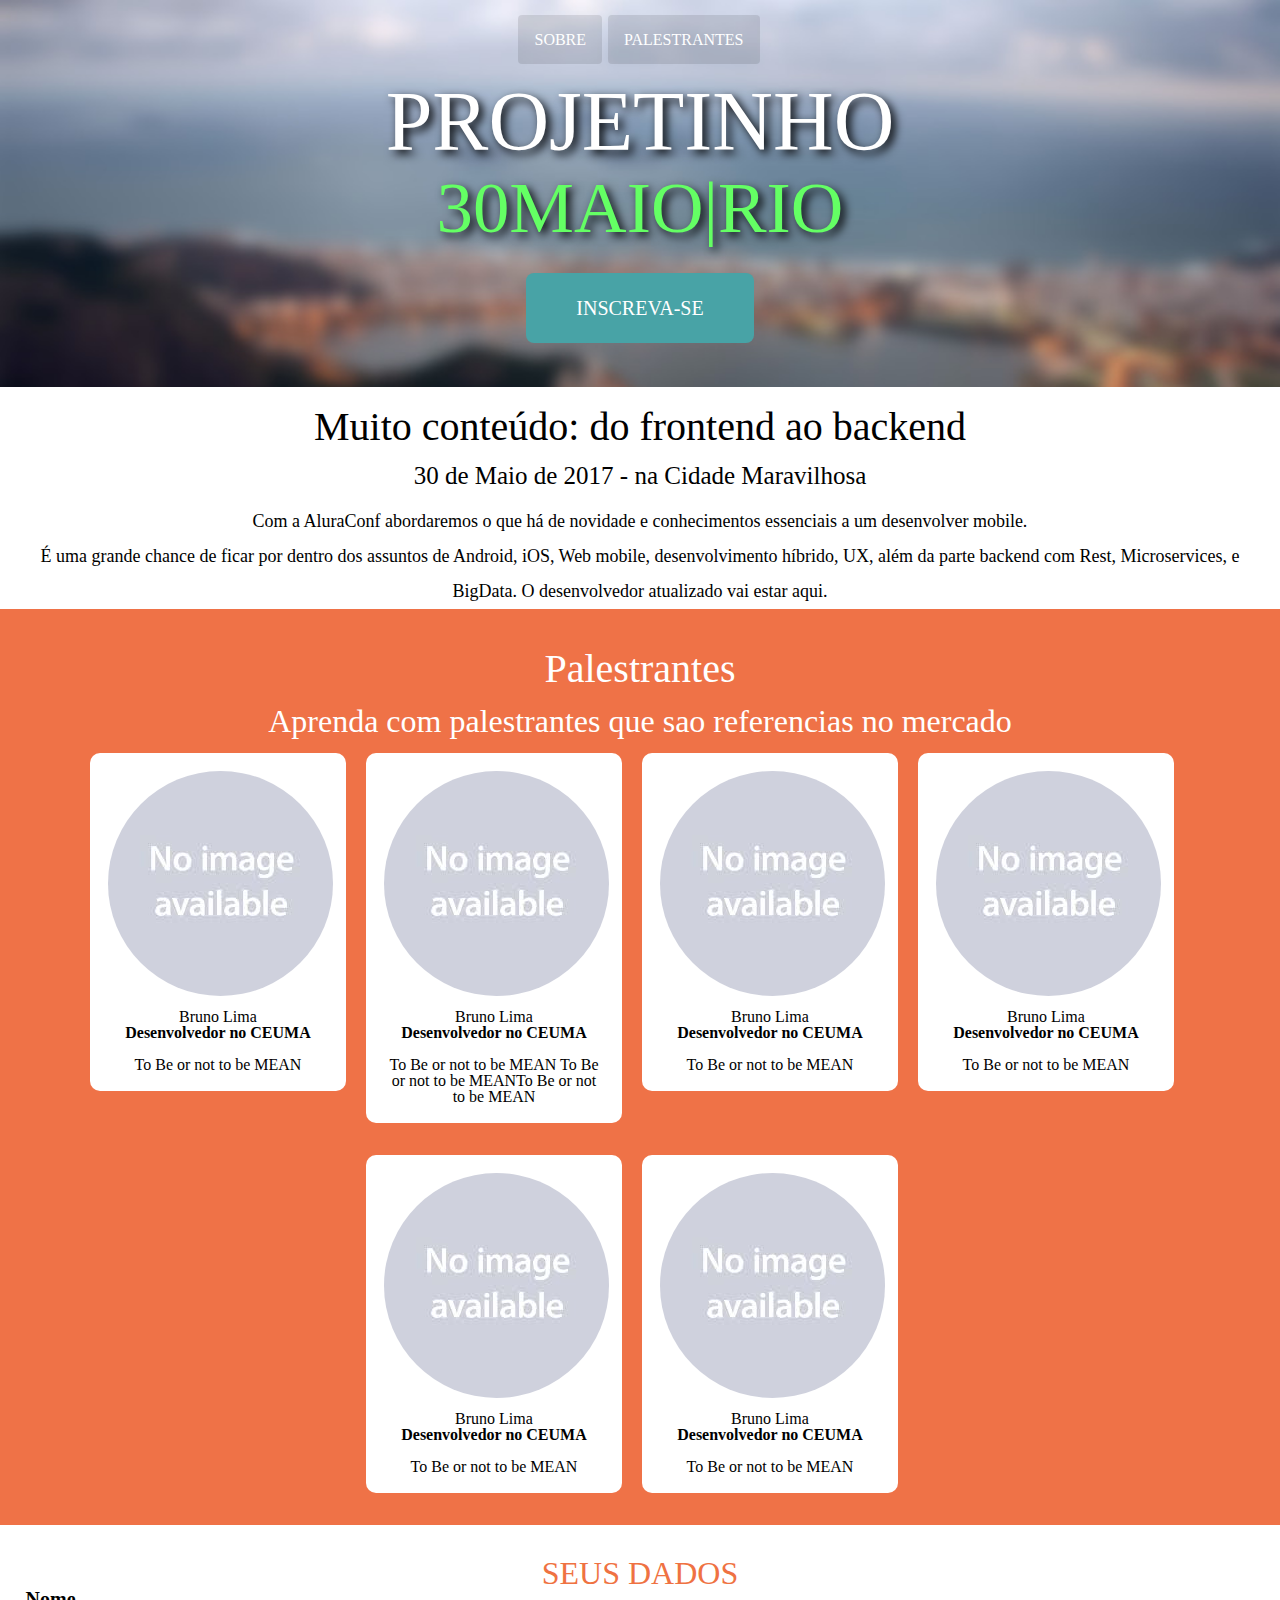
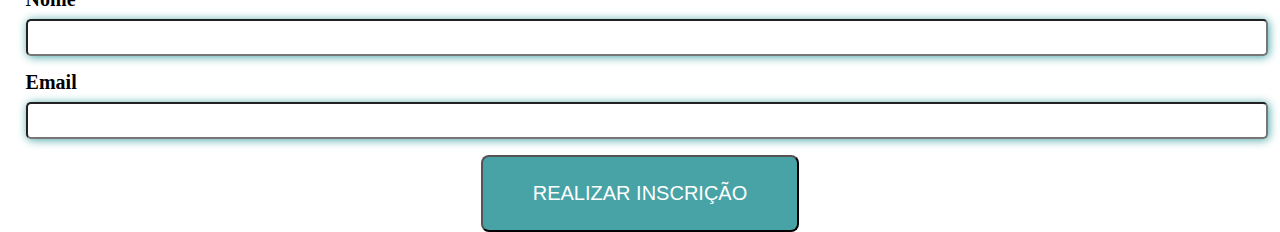
<file: projeto2/index.html>
<!DOCTYPE html>
<html lang="en">
<head>
    <meta charset="UTF-8">
    <meta name="viewport" content="width=device-width">
    <title>Projetinho 2</title>
    <link rel="stylesheet" href="css/reset.css">
    <link rel="stylesheet" href="css/base.css">
    <link rel="stylesheet" href="css/header.css">
    <link rel="stylesheet" href="css/about.css">
    <link rel="stylesheet" href="css/speakers.css">
    <link rel="stylesheet" href="css/form.css">
    
</head>
<body>
    <header class="header">
        <nav class="main-menu">
            <ul>
                <li class="menu-item"><a href="#panel-about">Sobre</a></li>
                <li class="menu-item"><a href="#panel-speakers">Palestrantes</a></li>
            </ul>
        </nav>
        <div class="jumbotron">
            <section class="panel-main">
                <h1 class="title"> Projetinho</h1>
                <h2 class="subtitle">30MAIO|RIO</h2>
            </section>
            <section class="panel-subscribe">
                <a href="#panel-form" class="button">Inscreva-se</a>
            </section>
        </div>
    </header>

    <section id="panel-about" class="panel panel-about">
        <div class="container">
            <h2 class="title">Muito conteúdo: do frontend ao backend</h2>
            <h3 class="subtitle">30 de Maio de 2017 - na Cidade Maravilhosa</h3>

            <div class="about-description">
                <p>Com a AluraConf abordaremos o que há de novidade e conhecimentos essenciais a um desenvolver mobile.</p>
                <p> É uma grande chance de ficar por dentro dos assuntos de Android, iOS, Web mobile, desenvolvimento híbrido, UX, além da
                    parte backend com Rest, Microservices, e BigData. O desenvolvedor atualizado vai estar aqui.</p>
            </div>
        </div>
    </section>
    
    <section id="panel-speakers" class="panel panel-speakers">
        <div class="container">
            <div class="about-speakers">
                <h2 class="title">Palestrantes</h2>
                <h3 class="subtitle">Aprenda com palestrantes que sao referencias no mercado</h3>
            </div>
            <ul class="speakers">
                <li class="speaker">
                    <figure class="speaker-portrait">
                        <img class="speaker-img" src="img/palestrantes/placeholder.jpeg" alt="Foto do palestrante">
                        <figcaption class="speaker-name">Bruno Lima</figcaption cl>
                        <p class="speaker-bio">Desenvolvedor no CEUMA</p>
                    </figure>
                    <p class="speaker-speach">To Be or not to be MEAN</p>
                </li>
                <li class="speaker">
                    <figure class="speaker-portrait">
                        <img class="speaker-img" src="img/palestrantes/placeholder.jpeg" alt="Foto do palestrante">
                        <figcaption class="speaker-name">Bruno Lima</figcaption cl>
                        <p class="speaker-bio">Desenvolvedor no CEUMA</p>
                    </figure>
                    <p class="speaker-speach">To Be or not to be MEAN To Be or not to be MEANTo Be or not to be MEAN</p>
                </li>
                <li class="speaker">
                    <figure class="speaker-portrait">
                        <img class="speaker-img" src="img/palestrantes/placeholder.jpeg" alt="Foto do palestrante">
                        <figcaption class="speaker-name">Bruno Lima</figcaption cl>
                        <p class="speaker-bio">Desenvolvedor no CEUMA</p>
                    </figure>
                    <p class="speaker-speach">To Be or not to be MEAN</p>
                </li>
                <li class="speaker">
                    <figure class="speaker-portrait">
                        <img  class="speaker-img" src="img/palestrantes/placeholder.jpeg" alt="Foto do palestrante">
                        <figcaption class="speaker-name">Bruno Lima</figcaption cl>
                        <p class="speaker-bio">Desenvolvedor no CEUMA</p>
                    </figure>
                    <p class="speaker-speach">To Be or not to be MEAN</p>
                </li>
                <li class="speaker">
                    <figure class="speaker-portrait">
                        <img class="speaker-img" src="img/palestrantes/placeholder.jpeg" alt="Foto do palestrante">
                        <figcaption class="speaker-name">Bruno Lima</figcaption cl>
                        <p class="speaker-bio">Desenvolvedor no CEUMA</p>
                    </figure>
                    <p class="speaker-speach">To Be or not to be MEAN</p>
                </li>
                <li class="speaker">
                    <figure class="speaker-portrait">
                        <img class="speaker-img" src="img/palestrantes/placeholder.jpeg" alt="Foto do palestrante">
                        <figcaption class="speaker-name">Bruno Lima</figcaption cl>
                        <p class="speaker-bio">Desenvolvedor no CEUMA</p>
                    </figure>
                    <p class="speaker-speach">To Be or not to be MEAN</p>
                </li>
            </ul>  
        </div>     
    </section>

    <section id="panel-form" class="panel-form">
        <div class="container">
            <h2 class="title">Seus dados</h2>
            <form>
                <div class="field">
                    <label>Nome</label>
                    <input class="field-input">
                </div>
                <div class="field">
                    <label>Email</label>
                    <input class="field-input">
                </div>
                <div class="button-place">
                     <button class="button">REALIZAR INSCRIÇÃO</button>
                </div>
            </form>
        </div>
    </section>
   
   
    <script src="js/jquery.js"></script>
    <script src="js/index.js"></script>
</body>
</html>
</file>
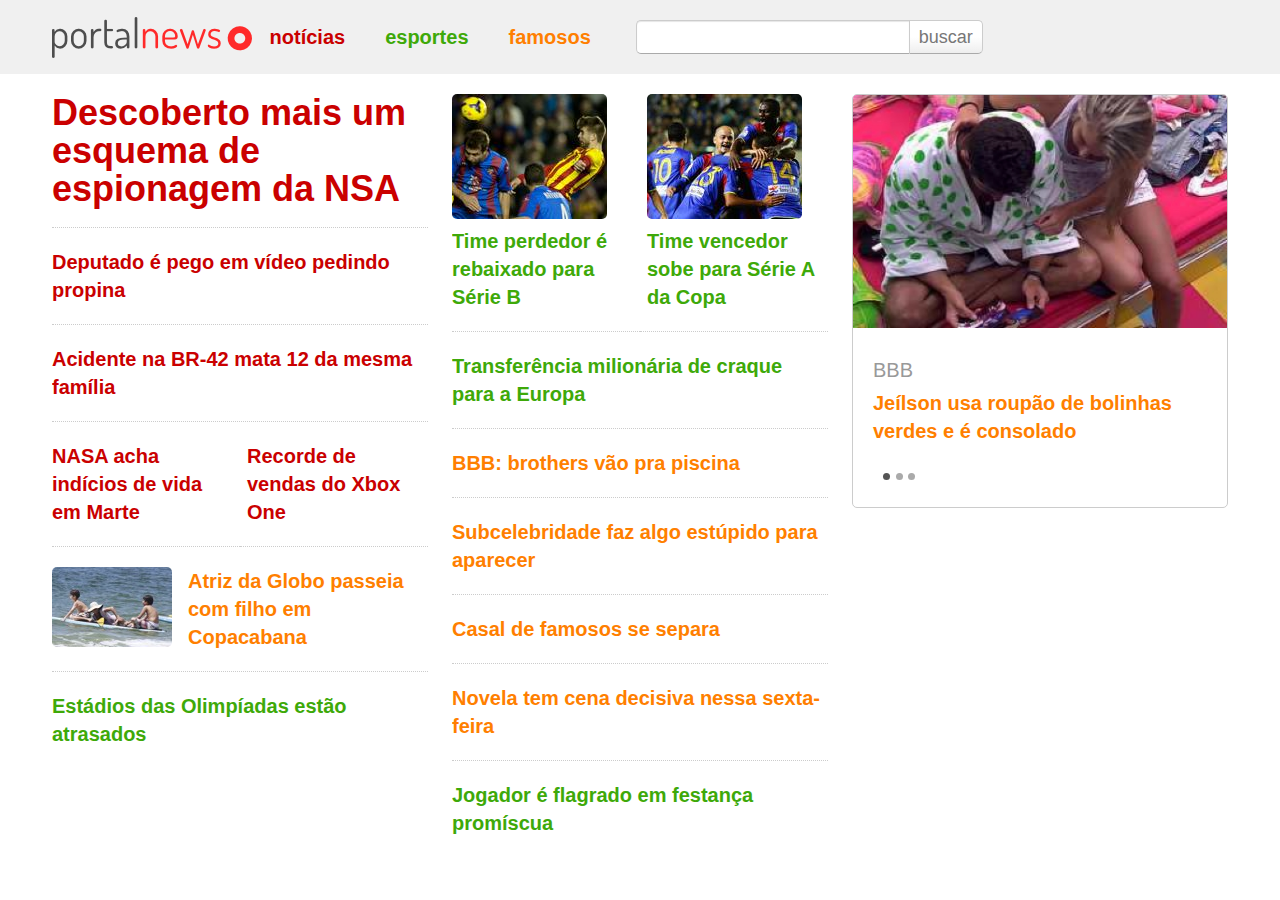
<file: responsivo/index.html>
<!doctype html>
<html lang="pt-br">
<head>
	<meta charset="UTF-8">
	<meta name="viewport" content="width=device-width">
	<title>Notícias.com</title>

	<link rel="stylesheet" href="css/estilo.css">
	<link rel="stylesheet" href="css/exercicios.css">
</head>
<body>

	<header>
		<button class="menu-abrir">Abre menu</button>
		

		<div class="container">
			<h1 class="logo">
				<img src="img/logo.png" alt="Notícias.com">
			</h1>
			<nav class="barra-nav">
				<button class="menu-fechar">Fecha menu</button>

				<ul class="menu-principal">

					<li><a href="noticias.html" class="noticias">Notícias</a>
					<li><a href="esportes.html" class="esportes">Esportes</a>
					<li><a href="famosos.html" class="famosos">Famosos</a>
				</ul>
				<form class="busca">
					<input type="search" id="campo-busca">
					<button type="submit">Buscar</button>
				</form>
			</nav>
		</div>
	</header>

	<main class="destaques container">

		<div class="secao">

			<a href="noticia1.html" class="chamada noticias principal">
				<h2>Descoberto mais um esquema de espionagem da NSA</h2>
			</a>
			<a href="noticia2.html" class="chamada noticias normal">
				<h2>Deputado é pego em vídeo pedindo propina</h2>
			</a>
			<a href="noticia3.html" class="chamada noticias normal">
				<h2>Acidente na BR-42 mata 12 da mesma família</h2>
			</a>
			<a href="noticia4.html" class="chamada noticias normal mini">
				<h2>NASA acha indícios de vida em Marte</h2>
			</a>
			<a href="noticia5.html" class="chamada noticias normal mini">
				<h2>Recorde de vendas do Xbox One</h2>
			</a>
			<!--<a href="noticia14.html" class="chamada noticias normal">
				<h2>BC anuncia nova alta nos juros</h2>
			</a>-->
			<a href="noticia11.html" class="chamada famosos normal">
				<img src="img/entretenimento1.jpg" alt="Atriz na praia">
				<h2>Atriz da Globo passeia com filho em Copacabana</h2>
			</a>
			<a href="noticia6.html" class="chamada esportes normal">
				<h2>Estádios das Olimpíadas estão atrasados</h2>
			</a>
		</div>

		<div class="secao">
			<a href="noticia7.html" class="chamada esportes normal mini">
				<img src="img/esporte1.jpg" alt="Time perdedor">
				<h2>Time perdedor é rebaixado para Série B</h2>
			</a>
			<a href="noticia8.html" class="chamada esportes normal mini">
				<img src="img/esporte2.jpg" alt="Time vencedor">
				<h2>Time vencedor sobe para Série A da Copa</h2>
			</a>
			<a href="noticia9.html" class="chamada esportes normal">
				<h2>Transferência milionária de craque para a Europa</h2>
			</a>
			<a href="noticia10.html" class="chamada famosos normal">
				<h2>BBB: brothers vão pra piscina</h2>
			</a>
			<a href="noticia12.html" class="chamada famosos normal">
				<h2>Subcelebridade faz algo estúpido para aparecer</h2>
			</a>
			<a href="noticia16.html" class="chamada famosos">
				<h2>Casal de famosos se separa</h2>
			</a>
			<a href="noticia13.html" class="chamada famosos normal">
				<h2>Novela tem cena decisiva nessa sexta-feira</h2>
			</a>
			<a href="noticia15.html" class="chamada esportes">
				<h2>Jogador é flagrado em festança promíscua</h2>
			</a>

		</div>

		<div class="secao">
			<a href="video.html" class="tv chamada normal famosos">
				<img src="img/tv1.jpg" alt="Roupão">

				<p>BBB</p>
				<h2>Jeílson usa roupão de bolinhas verdes e é consolado</h2>

				<span class="bolinha"></span>
				<span class="bolinha"></span>
				<span class="bolinha"></span>
			</a>
		</div>

	</main>

	<script src="js/menu.js"></script>
	
</body>
</html>
</file>
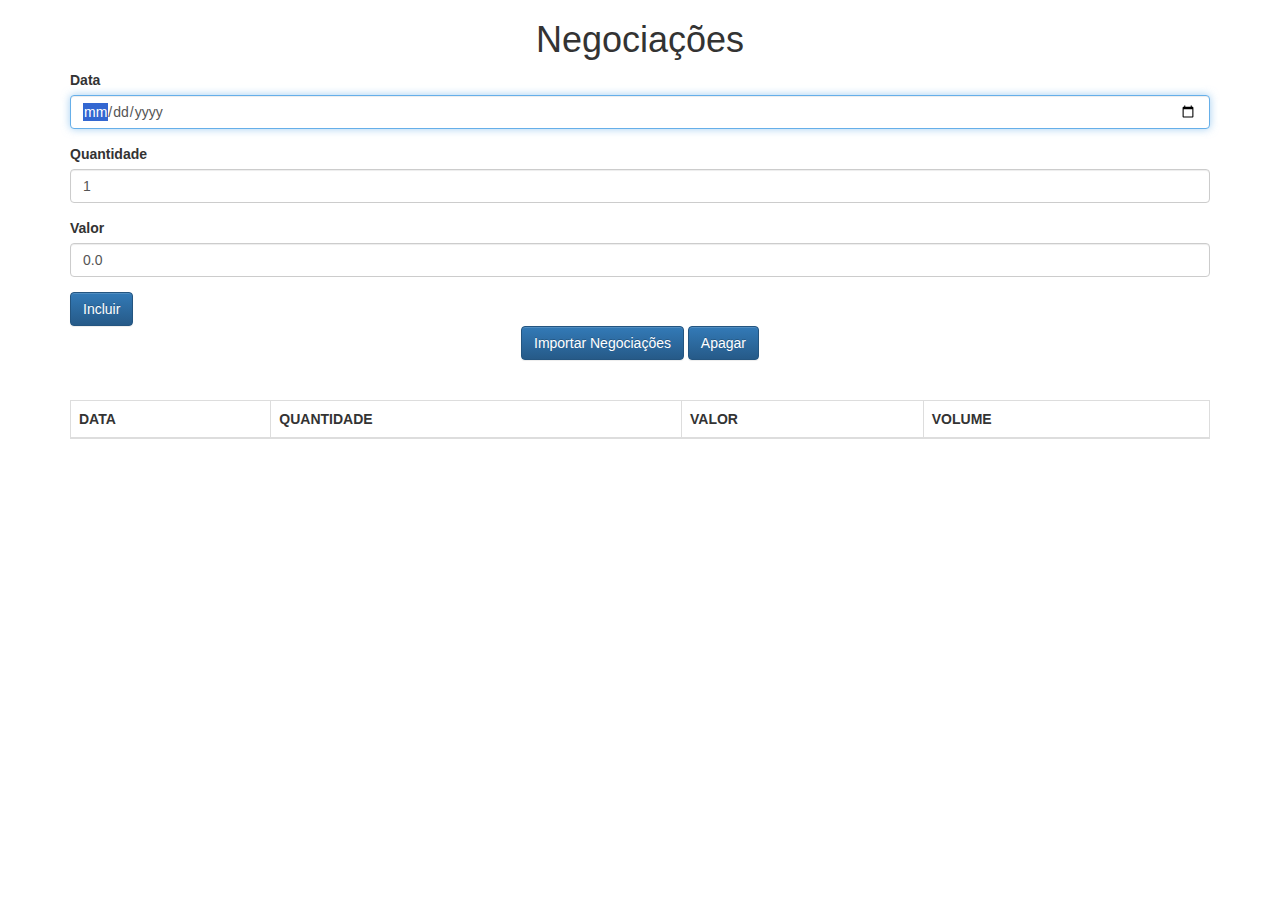
<file: jstwo/client/index.html>
<!DOCTYPE html>
<html>
<head>
    <meta charset="UTF-8">
    <title>Negociações</title>
    <link rel="stylesheet" href="css/bootstrap.css">
    <link rel="stylesheet" href="css/bootstrap-theme.css">
    
</head>
<body class="container">
    
    <h1 class="text-center">Negociações</h1>
    
    <form class="form" onsubmit="negociacaoController.adiciona(event)">
        
        <div class="form-group">
            <label for="data">Data</label>
            <input type="date" id="data" class="form-control" required autofocus/>        
        </div>    
        
        <div class="form-group">
            <label for="quantidade">Quantidade</label>
            <input type="number" min="1" step="1" id="quantidade" class="form-control" value="1" required/>
        </div>
        
        <div class="form-group">
            <label for="valor">Valor</label>
            <input id="valor" type="number" class="form-control"  min="0.01" step="0.01" value="0.0" required />
        </div>
        
        <button class="btn btn-primary" type="submit">Incluir</button>
    </form>
    
    <div class="text-center">
        <button class="btn btn-primary text-center" type="button">
            Importar Negociações
        </button>
        <button class="btn btn-primary text-center" type="button">
            Apagar
        </button>
    </div> 
    <br>
    <br>
    
    <table class="table table-hover table-bordered">
        <thead>
            <tr>
                <th>DATA</th>
                <th>QUANTIDADE</th>
                <th>VALOR</th>
                <th>VOLUME</th>
            </tr>
        </thead>
        
        <tbody>
        </tbody>
        
        <tfoot>
        </tfoot>
    </table>
<script src="js/app/models/Negociacao.js"></script>
<script src="js/app/controllers/NegociacaoController.js"></script>

<script>
    let negociacaoController = new NegociacaoController();
</script>
<script>
    //instanciando um valor a partir da classe negociacao
    // let hoje = new Date();
    // let n1 = new Negociacao(hoje, 5, 700);
    // //congela o valor
    // console.log(n1.data);

    // hoje.setDate(11);

    // console.log(n1.data);
   
</script>
</body>
</html>
</file>
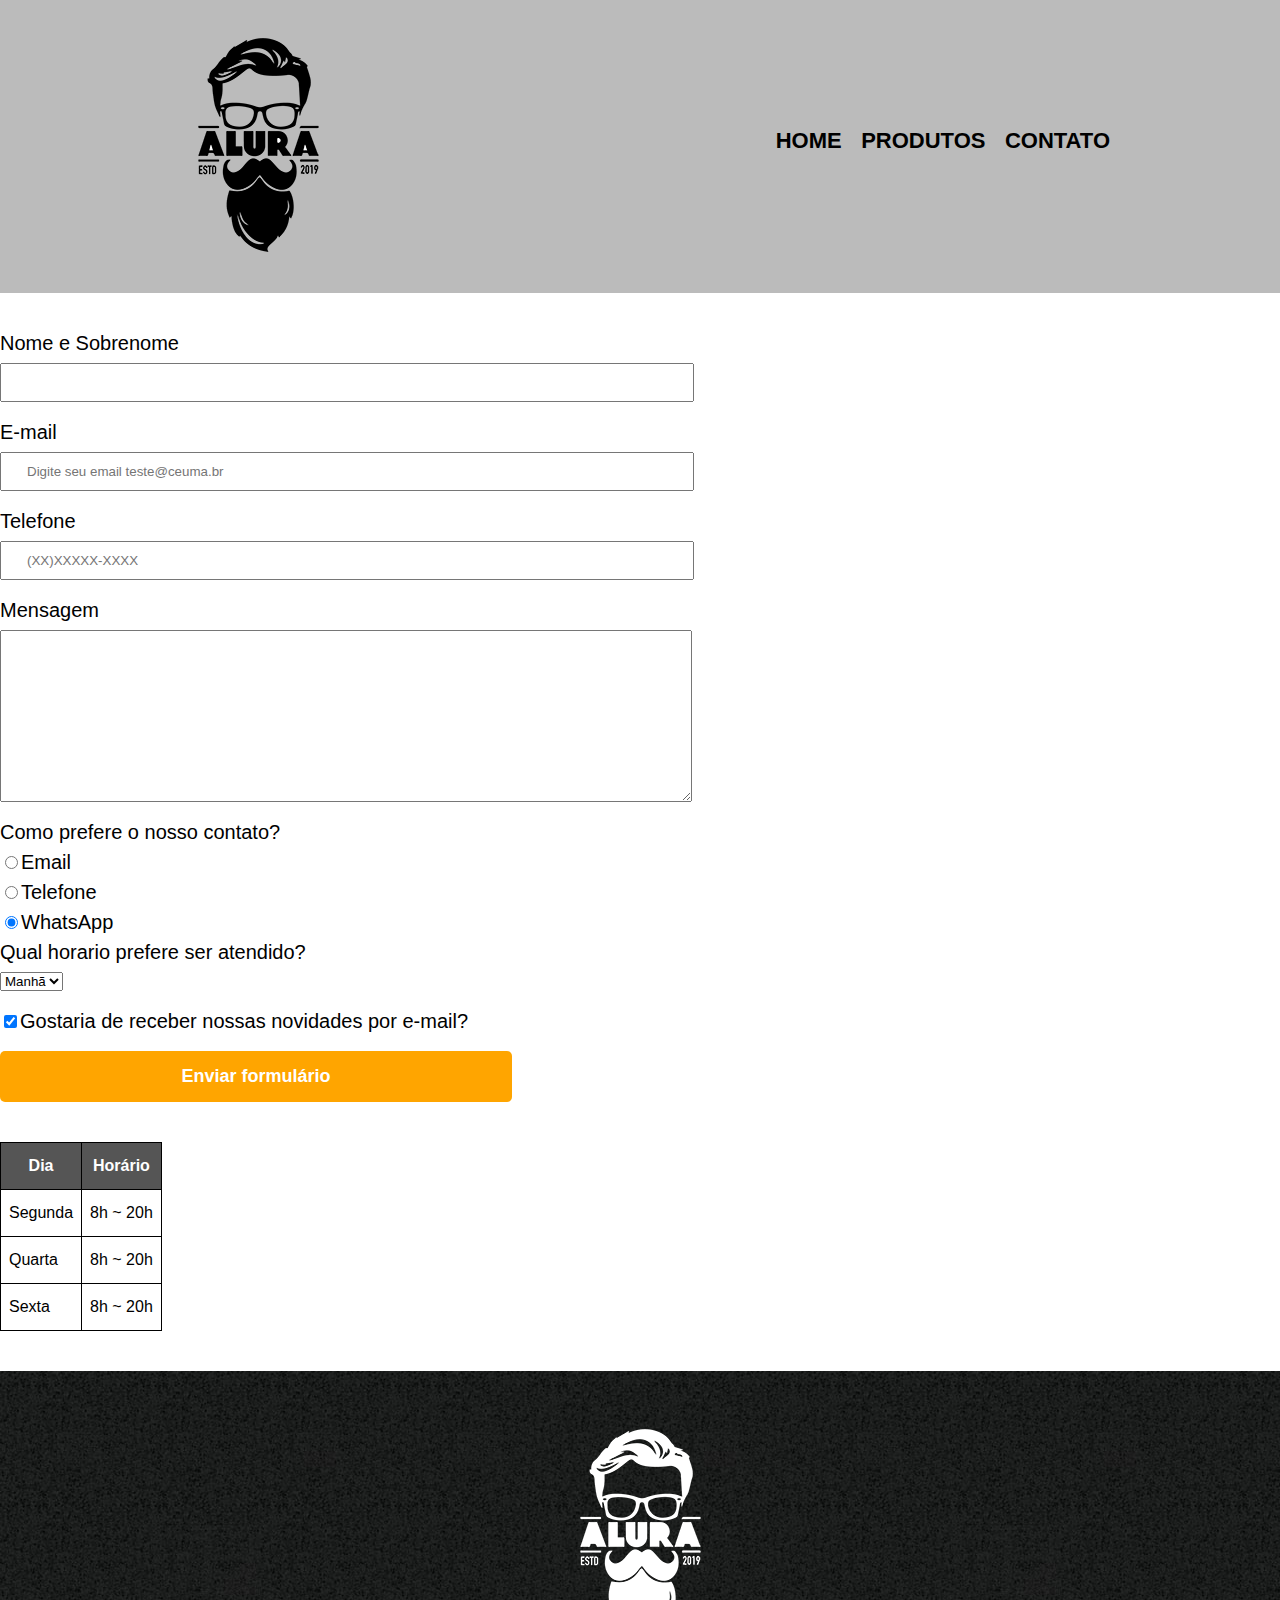
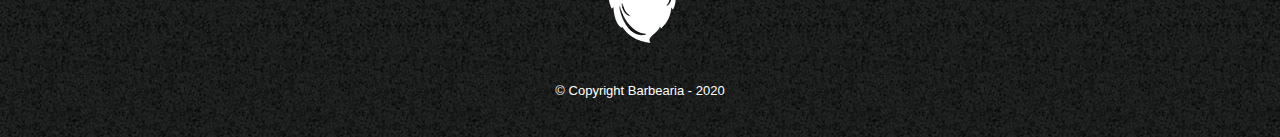
<file: projeto1/contato.html>
<!DOCTYPE html>
<html lang="pt-br">
    <head>
        <meta charset="UTF-8">
        <meta name="viewport" content="width=device-width">
        <title>Contato  - Barbearia</title>
        <link rel="stylesheet" href="reset.css">
        <link rel="stylesheet" href="style.css">
    </head>
<body>
    <header>
        <div class="caixa">
            <h1><img src="img/logo.png" alt="Logo da Barbearia"></h1>
            <nav>
                <ul>
                    <li><a href="index.html">Home</a></li>
                    <li><a href="produtos.html">Produtos</a></li>
                    <li><a href="contato.html">Contato</a></li>
                </ul>
            </nav>
        </div>
    </header>

    <main>
        <form>
            <label for="nomesobrenome">Nome e Sobrenome</label>
            <input type="text" id="nomesobrenome" class="input-padrao" required>

            <label for="email">E-mail</label>
            <input type="email" id="email" class="input-padrao" required placeholder="Digite seu email teste@ceuma.br">

            <label for="telefone">Telefone</label>
            <input type="tel" id="telefone" class="input-padrao" required placeholder="(XX)XXXXX-XXXX">

            <label for="mensagem">Mensagem</label>
            <textarea id="mensagem" cols="70" rows="10" class="input-padrao" required></textarea>

            <fieldset>
                <legend>Como prefere o nosso contato?</legend>
                <label for="radio-email"><input type="radio" name="contato" value="email" id="radio-email">Email</label>
                <label for="radio-telefone"><input type="radio" name="contato" value="telefone" id="radio-telefone">Telefone</label>
                <label for="radio-whatsapp"><input type="radio" name="contato" value="whatsapp" id="radio-whatsapp" checked>WhatsApp</label>
            </fieldset> 

            <fieldset>
                <legend>Qual horario prefere ser atendido?</legend>
                <select>
                    <option>Manhã</option>
                    <option>Tarde</option>
                    <option>Noite</option>
                </select>
            </fieldset>

            <label class="checkbox" ><input type="checkbox" checked>Gostaria de receber nossas novidades por e-mail?</label> 
            <input type="submit" value="Enviar formulário" class="enviar">
        </form>

        <table>
            <thead>
                <tr>
                    <th>Dia</th>
                    <th>Horário</th>
                </tr>
            </thead>
            <tbody>
                <tr>
                    <td>Segunda</td>
                    <td>8h ~ 20h</td>
                </tr>
                <tr>
                    <td>Quarta</td>
                    <td>8h ~ 20h</td>
                </tr>
                <tr>
                    <td>Sexta</td>
                    <td>8h ~ 20h</td>
                </tr>
            </tbody>
        </table>
    </main>
    <footer>
        <img src="img/logo-branco.png" alt="Logo da Barbearia">
        <p class="copyright">&copy; Copyright  Barbearia - 2020</p>
    </footer>
</body>
</html>
</file>
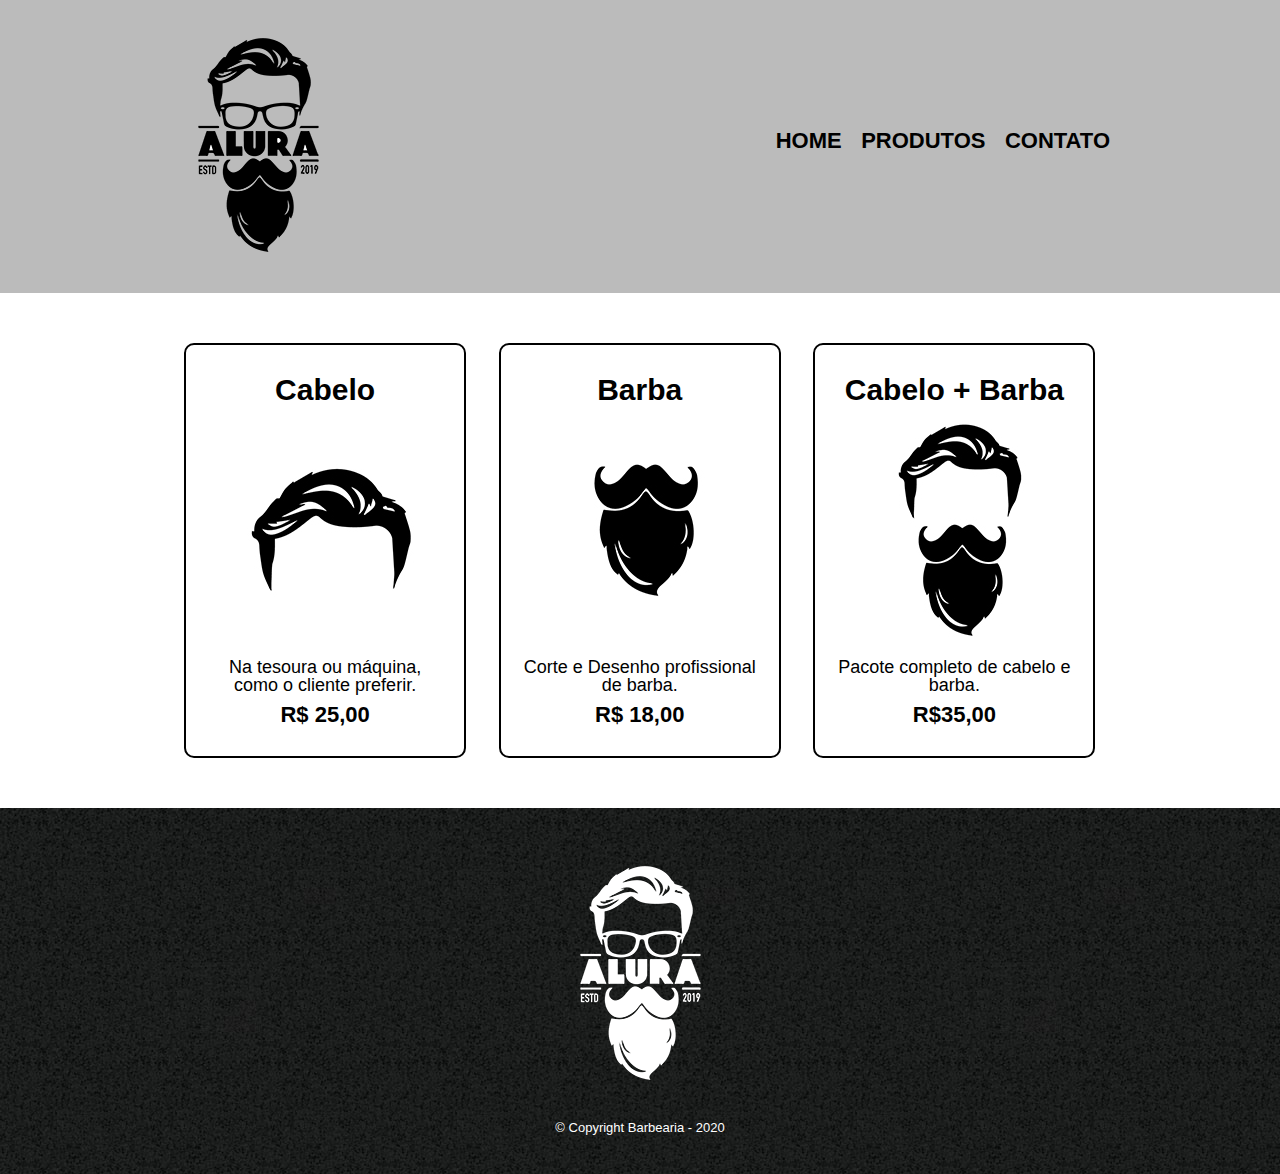
<file: projeto1/produtos.html>
<!DOCTYPE html>
<html lang="pt-br">
    <head>
        <meta charset="UTF-8">
        <title>Produtos - Barbearia</title>
        <meta name="viewport" content="width=device-width">
        <link rel="stylesheet" href="reset.css">
        <link rel="stylesheet" href="style.css">
    </head>
<body>
    <header>
        <div class="caixa">
            <h1><img src="img/logo.png"></h1>
            <nav>
                <ul>
                    <li><a href="index.html">Home</a></li>
                    <li><a href="produtos.html">Produtos</a></li>
                    <li><a href="contato.html">Contato</a></li>
                </ul>
            </nav>
        </div>
    </header>

    <main>
        <ul class="produtos">
            <li>
                <h2>Cabelo</h2>
                <img src="img/cabelo.jpg">
                <p class="produto-descricao">Na tesoura ou máquina, como o cliente preferir.</p>
                <p class="produto-preco">R$ 25,00</p>
            </li>
            <li>
                <h2>Barba</h2>
                <img src="img/barba.jpg">
                <p class="produto-descricao">Corte e Desenho profissional de barba.</p>
                <p class="produto-preco">R$ 18,00</p>
            </li>
            <li>
                <h2>Cabelo + Barba</h2>
                <img src="img/cabelo+barba.jpg">
                <p class="produto-descricao">Pacote completo de cabelo e barba.</p>
                <p class="produto-preco">R$35,00</p>
            </li>
        </ul>
    </main>

    <footer>
        <img src="img/logo-branco.png">
        <p class="copyright">&copy; Copyright  Barbearia - 2020</p>
    </footer>
</body>
</html>
</file>
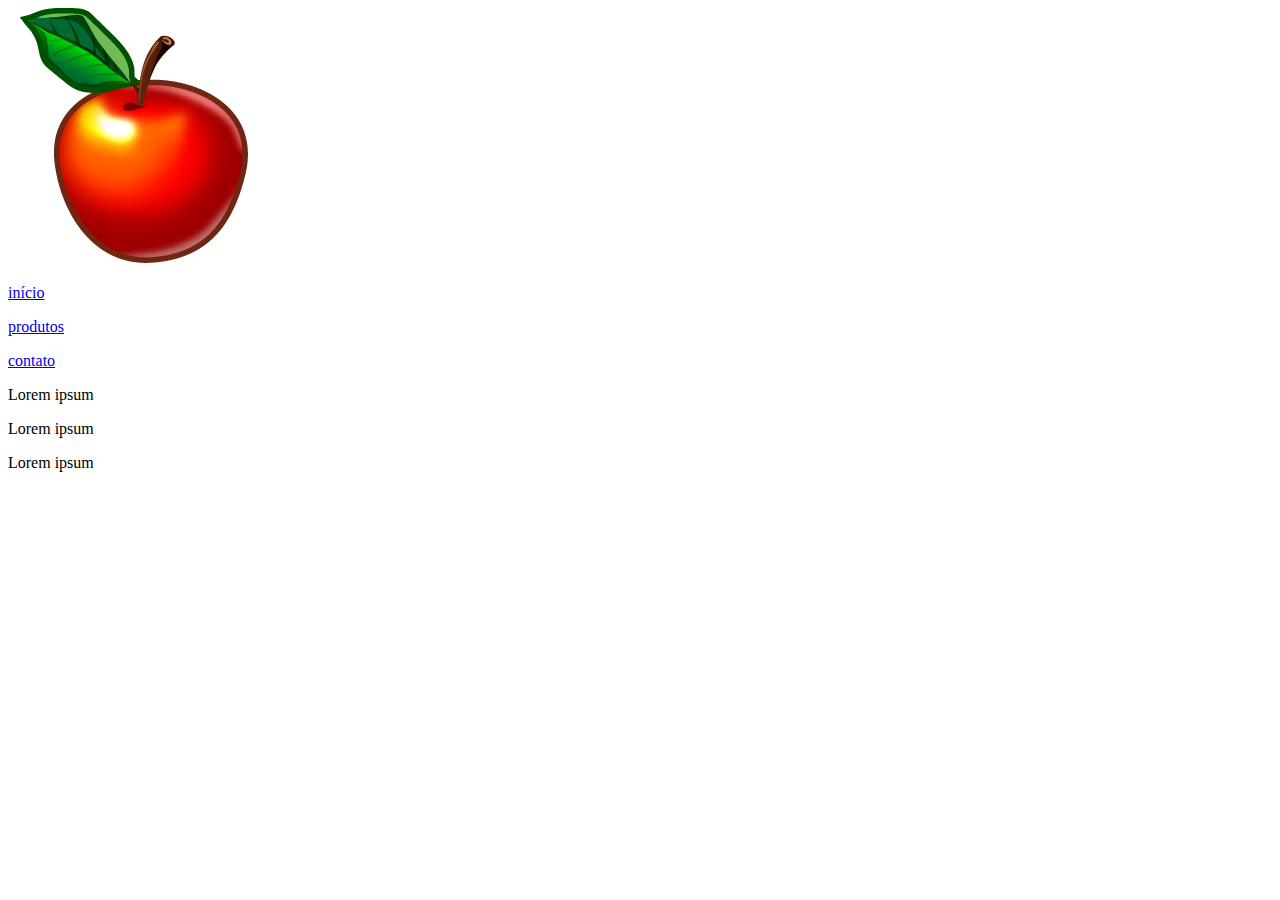
<file: bootstrap/src/semantica-html/html-divs.html>
<!DOCTYPE html>
<html>
<head>
  <meta charset="utf-8">
  <title>meu site</title>
</head>
<body>

  <div class="principal">
    <div class="imagem">
      <img src="apple.png">
    </div>
    <div class="menu">
      <p><a href="#">início</a></p>
      <p><a href="#">produtos</a></p>
      <p><a href="#">contato</a></p>
    </div>
    <div class="textos">
      <div class="texto-um">
        <p>Lorem ipsum</p>
      </div>
      <div class="texto-dois">
        <p>Lorem ipsum</p>
      </div>
      <div class="texto-tres">
        <p>Lorem ipsum</p>
      </div>    
    </div>
  </div>

</body>
</html>
</file>
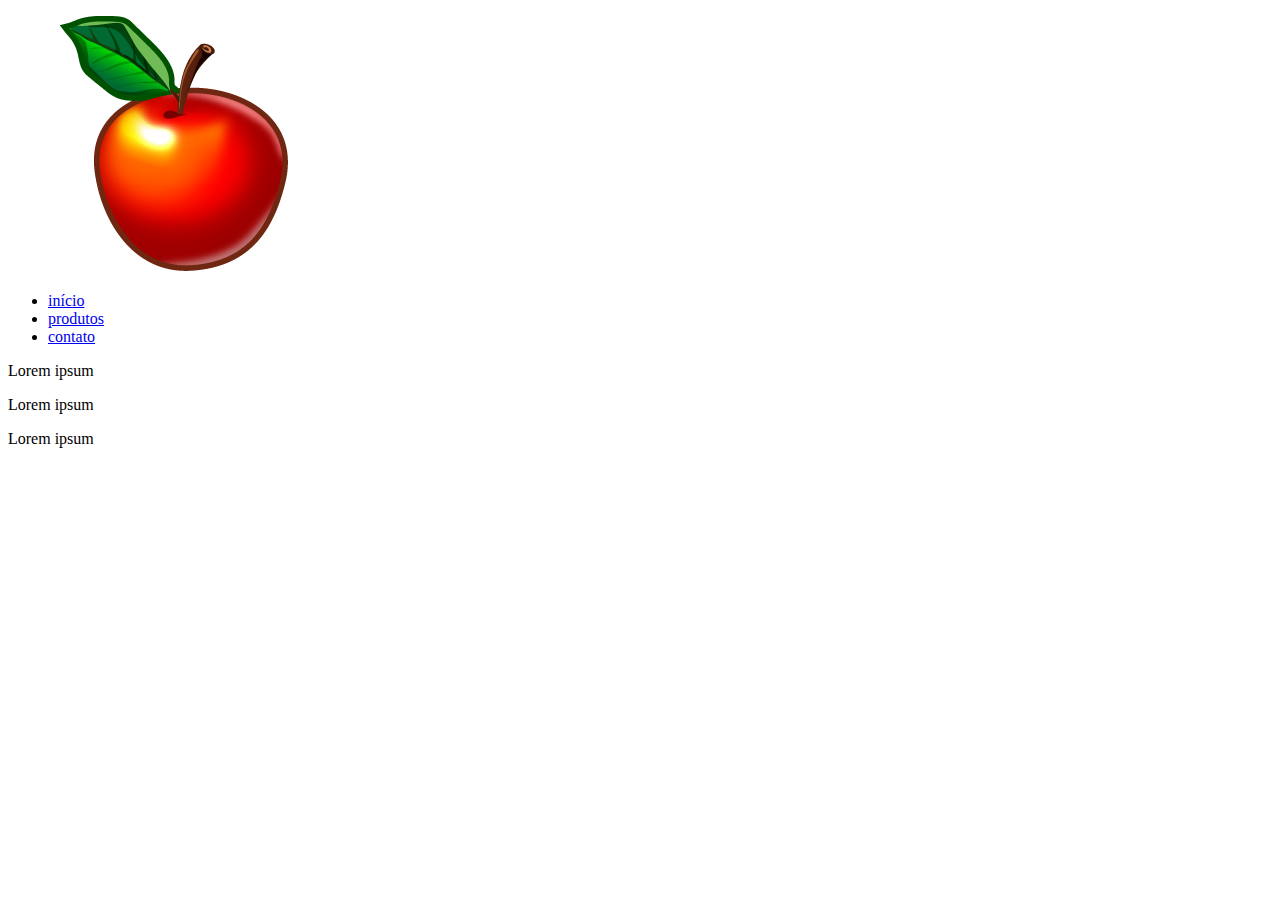
<file: bootstrap/src/semantica-html/html-semantico.html>
<!DOCTYPE html>
<html>
<head>
  <meta charset="utf-8">
  <title>Meu site</title>
</head>
<body>

  <main class="principal">
    <section>
      <figure class="imagem">
        <img src="apple.png" alt="desenho de uma maçã">
      </figure>
      <nav class="menu">
        <ul>
          <li><a href="#">início</a></li>
          <li><a href="#">produtos</a></li>
          <li><a href="#">contato</a></li>
        </ul>
      </nav>
    </section>
    <section class="textos">
      <article class="texto-um">
        <p>Lorem ipsum</p>
      </article>
      <article class="texto-dois">
        <p>Lorem ipsum</p>
      </article>
      <article class="texto-tres">
        <p>Lorem ipsum</p>
      </article>    
    </section>
  </main>

</body>
</html>
</file>
<file: bootstrap/src/style.css>
.card-largura {
    max-width: 18rem;
}
.fonte-titulo {
    font-family: 'Pacifico', cursive;
}
.imagem-carrosel {
   object-fit: cover;
   object-position: 0 80%;
   height: 400px;
}

.cor-especial {
    color: darkred !important;
}

.botao-cor-especial {
    background-color: darkred;
    color: white;
}

.borda-cor-especial {
    border-color: darkred;
}

.card-posicao-imagem {
    object-fit: cover;
    height: 200px;
}
</file>
<file: flexbox/css/style.css>
body {
	background-color: #F2F5F7;
	font-family: 'Open Sans',Arial,sans-serif;
}

.container {
	width: 94%;
	margin: 0 auto;
}

.cabecalhoPrincipal {
	background-color: #FFF;
	padding: 20px 0;
}

.cabecalhoPrincipal-titulo {
	font-weight: bold;
	font-size: 2em;
	margin-bottom: 20px;
}

.cabecalhoPrincipal-titulo a {
	text-decoration: none;
	color: inherit;
}

.cabecalhoPrincipal-nav-link {
	padding: 10px;
	margin-bottom: 10px;
	color: #9799A6;
	background-color: #FFF;
	text-decoration: none;
	transition: .5s;
	display: block;

	border-bottom: 1px solid #9799A6;
}

.conteudoPrincipal {
	margin-top: 20px;
	margin-bottom: 20px;
}

.subtitulo {
	font-weight: bold;
	font-size: 32px;
	margin-bottom: 10px;
	text-align: center;
}

.conteudoPrincipal-cursos-link {
	height: 100px;
	background-color: #FFF;
	text-align: center;
	margin: 1%;
	transition: .3s;
	box-shadow: 2px 2px 2px #CCC;
	position: relative;
}

.conteudoPrincipal-cursos-link a {
	text-decoration: none;
	color: #000;
	font-weight: bold;
	display: block;
	width: 100%;
	height: 100%;
	position: absolute;
	top: 0;
	left: 0;
}

.conteudoPrincipal-cursos-link:hover {
	box-shadow: 4px 4px 4px #CCC;
}

.conteudoPrincipal-cursos-link a:before {
	content: '';
	display: block;
	width: 50px;
	height: 50px;
	margin: 10px auto;
}

.conteudoPrincipal-cursos-link:nth-child(even) a:before {
	background: url(../img/background1.svg) no-repeat;	
}

.conteudoPrincipal-cursos-link:nth-child(odd) a:before {
	background: url(../img/background2.svg) no-repeat;
}


.rodapePrincipal {
	background-color: #324C64;
	padding-top: 20px;
}

.rodapePrincipal .subtitulo {
	color: #FFF;
}

.rodapePrincipal-navMap-link {
	text-decoration: none;
	color: #FFF;
	margin-top: 10px;
}

.rodapePrincipal-navMap-link {
	font-size: .9em;
}

.navmap-list-title {
	font-weight: 700;
	font-size: 1.3em;
	margin: .9em 0;
	padding-left: .3em;
	padding-top: .2em;
	padding-bottom: .2em;
}

.navmap-list-title + .rodapePrincipal-navMap-link {
	margin-top: 0;
}

.navmap-list-title-bancoDeDados { color: #EC6E5A; border-left: 4px solid #EC6E5A; }
.navmap-list-title-framework { color: #AD85BF; border-left: 4px solid #AD85BF; }
.navmap-list-title-frontend { color: #5EC6F3; border-left: 4px solid #5EC6F3; }
.navmap-list-title-backend { color: #25D285; border-left: 4px solid #25D285; }

.rodapePrincipal-patrocinadores {
	margin-top: 30px;
	background: #F2F5F7;
	padding: 20px 0;
}

.rodapePrincipal-contatoForm {
	margin-top: 20px;
	text-align: center;
}

.rodapePrincipal-contatoForm label[for=email-contato] {
	font-weight: bold;
	font-size: 14px;
	color: #000;
	margin-bottom: 5px;
	display: block;
}

.rodapePrincipal-contatoForm-emailInput {
	border-top-left-radius: 5px;
	border-bottom-left-radius: 5px;
	padding: 10px;
}

.rodapePrincipal-contatoForm-submit {
	border-top-right-radius: 5px;
	border-bottom-right-radius: 5px;
	background-color: #4DBA7A;
	color: #FFF;
	cursor: pointer;
	
}

.rodapePrincipal-contatoForm-submit,
.rodapePrincipal-contatoForm-emailInput {
	outline: 0;
	border: 1px solid #4DBA7A;
	box-sizing: border-box;
	font-size: 16px;
}

.videoSobre {
	background-color: #5E9EDC;
	padding: 25px 0;

}

.videoSobre-video {
	max-width: 100%;
}

.videoSobre .container {
	color: #FFF;
}

.videoSobre-sobre-title {
	font-size: 1.2em;
	font-weight: bolder;
}

.videoSobre-sobre {
	font-size: 1.3em;
	line-height: 2;
}

.videoSobre-button {
	border-radius: 8px;
	background-color: #ec6e5a;
	display: block;
	color: #FFF;
	border: none;
	height: 50px;
	font-size: .8em;
	outline: none;
}

.rodapePrincipal-contatoForm-legend {
	margin-bottom: 10px;
}

@media(min-width: 769px) {

	.container {
		width: 85%;	
	}

	.subtitulo {
		text-align: left;
	}

	.cabecalhoPrincipal-nav-link {
		border-radius: 5px;
		border: 1px solid #9799A6;
	}

	.cabecalhoPrincipal-nav-link:hover {
		color: #FFF;
		background-color: #9799A6;
	}

	.cabecalhoPrincipal-titulo {
		margin: 0;
	}

	.cabecalhoPrincipal-nav {
		width: auto;
	}

	.cabecalhoPrincipal-nav-link {
		width: auto;
		margin: 0 0 0 10px;
	}

	.rodapePrincipal-contatoForm {
		margin-top: 0;
		text-align: left;
	}

	.conteudoPrincipal-cursos-link:nth-child(3n) {
		margin-right: 0;
	}

	.conteudoPrincipal-cursos-link:nth-child(3n+1) {
		margin-left: 0;
	}

}

@media(min-width: 1000px) {
	.conteudoPrincipal-cursos-link {
		margin: 1.333%;
	}

	.conteudoPrincipal-cursos-link:nth-child(3n) {
		margin-right: 1.33%;
	}

	.conteudoPrincipal-cursos-link:nth-child(3n+1) {
		margin-left: 1.333%;
	}

	.conteudoPrincipal-cursos-link:nth-child(4n) {
		margin-right: 0;
	}

	.conteudoPrincipal-cursos-link:nth-child(4n+1) {
		margin-left: 0;
	}

	.videoSobre-sobre {
		margin-left: 1.5em;
	}

}
</file>
<file: flexbox/css/flexbox.css>
.cabecalhoPrincipal .container {
    display: flex; /* ativando o flexbox */
    align-items: center;
    justify-content: space-between;
}

.cabecalhoPrincipal-nav {
    display: flex;
}



.rodapePrincipal-patrocinadores .container {
    display: flex;
    justify-content: space-between;
}

.rodapePrincipal-patrocinadores-list {
    display: flex;
    align-items: center;
    justify-content: space-around;
    width: 70%;
    margin-right: 5%;
}

.rodapePrincipal-contatoForm {
    width: 25%;
}

.rodapePrincipal-contatoForm-fieldset {
    display: flex;
}

.rodapePrincipal-navMap-list {
    display: flex;
     /*flex-direction: column;
    flex-wrap: wrap; */
    flex-flow: column wrap;
    height: 250px;
}

.conteudoPrincipal-cursos {
    display: flex;
    flex-wrap: wrap;
}
.conteudoPrincipal-cursos-link {
    width: 23%;
    margin: 1%;
}

.conteudoPrincipal-cursos-link:nth-child(4n) {
    margin-right: 0;
}

.conteudoPrincipal-cursos-link:nth-child(4n+1) {
    margin-left: 0;
}

.videoSobre .container {
    display: flex;
} 

.videoSobre-sobre {
    text-align: center;
    display: flex;
    flex-direction: column;
    flex-grow: 2;
}
.videoSobre-sobre-list {
    flex-grow:1;

}
.videoSobre-video {
    flex-grow: 1;
    flex-shrink: 2;
}

/* MOBILE */
@media screen and (max-width: 768px) {

.cabecalhoPrincipal-nav {
    flex-direction: column;
}
.cabecalhoPrincipal .container {
    flex-direction: column;
    align-items: initial;
    text-align: center;
}

.conteudoPrincipal-cursos-link {
    width: 100%;
}
.conteudoPrincipal-cursos {
    flex-direction: column;
}
.rodapePrincipal-navMap-list {
    height: auto;
}
.rodapePrincipal-patrocinadores .container {
    flex-direction: column;
    align-items: center;
}

.rodapePrincipal-contatoForm {
    width: 100%;
}
.rodapePrincipal-patrocinadores-list {
    width: 100%;
    margin: 0;
}
.rodapePrincipal-contatoForm-fieldset {
    justify-content: center;
}
.cabecalhoPrincipal-nav-link-app {
    order: -1;
}

.videoSobre .container {
    flex-direction: column;
}

.videoSobre-video {
    margin: 0 auto;
}
}
</file>
<file: grid/assets/css/style.css>
.app {
    background: #f1f1f1;
    display: grid;
    font-family: Arial, Helvetica, sans-serif;
    grid-template-areas:
        "cabecalho"
        "conteudo"
        "rodape";
    grid-template-columns: auto;
    grid-template-rows: 50px auto auto;
}

.cabecalho {
    grid-area: cabecalho;
    display: flex;
    align-items: center;
    padding: 0 2rem;
}

.conteudo {
    grid-area: conteudo;
    padding: 0 2rem;
}

.rodape {
    grid-area: rodape;
    background: #fdfdfd;
    font-size: .8rem;
    padding: 1rem;
    text-align: center;
}
</file>
<file: grid/assets/css/destaque.css>
.caixa {
    align-items: flex-end;
    display: flex;
    justify-content: center;
}
.destaques {
    display: grid;
    grid-gap: .2rem;
    grid-template-columns: 25% 25% 25% 25%;
    grid-template-rows: 33.33% 33.33% 33.33%;
    height: calc(100vh - 50px);
}

.destaques__titulo {
    background: rgba(0,0,0,.5);
    color: #fdfdfd;
    padding: .6rem;
    text-align: center;
    width: 100%;
}

.destaques__principal {
    background: url('../img/fortnite.jpg') center / cover no-repeat;
    grid-row: 1 / 3;
}

.destaques__secundario:nth-child(2) {
    background: url('../img/pubg.jpg') center / cover no-repeat;
}

.destaques__secundario:nth-child(3) {
    background: url('../img/slack.png') center / cover no-repeat;
}

.destaques__secundario:nth-child(4) {
    background: url('../img/whatsapp.png') center / cover no-repeat;
}

.destaques__secundario:nth-child(5) {
    background: url('../img/cs-go.jpg') center / cover no-repeat;
}

.destaques__categorias {
    grid-row: 3 / 3;
}

.destaques__categorias___lista {
    display: flex;
    flex-wrap: wrap;
    height: 100%;
    justify-content: space-between;
}

.destaques__categorias___item {
    align-items: center;
    background: #fdfdfd;
    border-left: 5px solid transparent;
    color: #333;
    display: flex;
    padding: 1rem;
    width: 50%;
}

.destaques__categorias___link {
    color: inherit;
}
</file>
<file: grid/assets/css/populares.css>
.populares {
    padding: 3rem 0;

}

.populares__conteudo {
    display: flex;
    flex-wrap: wrap;
    grid-area: conteudo;
    padding: 1rem 0;
}

.populares__card {
    background: #fdfdfd;
    display: grid;
    grid-template-areas: 
    "card-imagem"
    "card-corpo";
    grid-template-columns: 100%;
}

.populares__card:last-child {
    margin-right: 0;
}

.populares__card___imagem {
    grid-area: card-imagem;
    height: 100%;
    width: 100%;
}

.populares__card___corpo {
    display: grid;
    grid-area: card-corpo;
    grid-row-gap: .5rem;
    grid-template-areas:
    "card-cabecalho"
    "card-conteudo";
    grid-template-rows: 50px auto;
    padding: .75rem;
}

.populares__card___titulo {
    font-size: 1.5rem;
    color: #333;
}

.populares__card___data {
    font-size: .9rem;
    color: #808080;
}

.populares__card___descricao{
    color: #333;
    text-align: justify;
    line-height: 1.5;
    margin: 1rem 0;
}

.populares__titulo {
    font-weight: 500;
}

.populares__icone {
    margin-right: .25rem;
}

.populares__cabecalho {
    border-bottom: 1px solid #dcdcdc;
    display: flex;
    justify-content: space-between;
}

.populares__botao {
    background: transparent;
    border: none;
    color: #333;
}
</file>
<file: grid/assets/css/menu.css>
.menu__link {
    color: #333;
    padding: .5rem 1rem;
}

.menu__link:hover, .menu__link.ativo {
    border-bottom: 2px solid #0073ec;
}
</file>
<file: grid/assets/css/responsivo.css>
@media screen and (min-width: 0) {
    .destaques__principal, .destaques__categorias {
        grid-column: 1 / 5;
    }
    .destaques__secundario:nth-child(2) {
        display: none;
        grid-column: none;
        grid-row: none;
    }
    .destaques__secundario:nth-child(3) {
        display: none;
        grid-column: none;
        grid-row: none;
    }
    .destaques__secundario:nth-child(4) {
        display: none;
        grid-column: none;
        grid-row: none;
    }
    .destaques__secundario:nth-child(5) {
        display: none;
        grid-column: none;
        grid-row: none;
    }

    .populares__conteudo {
        flex-direction: column;
    }

    .populares__card {
        grid-template-rows: 150px auto;
        width: 100%;
        margin-bottom: 3rem;
        margin-right: 0;
    }
   
}

@media screen and (min-width: 768px) {

    .destaques__principal {
        grid-column: 1 / 4;
    }

    .destaques__secundario:nth-child(2) {
        display: flex;
        grid-column: 4 / 4;
        grid-row: 1 / 1;
    }
    .destaques__secundario:nth-child(3) {
        display: flex;
        grid-column: 4 / 4;
        grid-row: 2 / 2;
    }
    .destaques__secundario:nth-child(4) {
        display: flex;
        grid-column: 4 / 4;
        grid-row: 3 / 3;
    }
    .destaques__secundario:nth-child(5) {
        display: flex;
        grid-column: 3 / 3;
        grid-row: 3 / 3;
    }
    .destaques__categorias {
        grid-column: 1 / 3;
    }

    .populares__conteudo {
        flex-direction: row;
    }

    .populares__card {
        grid-template-rows: 173px auto;
        margin-right: 1rem;
        width: calc(50% - 1rem);

    }

   

}

@media screen and (min-width: 992px) {

    .populares__card {
        width: calc(33.33% - 1rem);

    }

}

@media screen and (min-width: 1200px) {
    .populares__card {
        margin-bottom: 0;
        width: calc(20% - 1rem);

    }    
}
</file>
<file: jsone/css/index.css>
*{
	box-sizing: border-box;
 }

body{
	font-family: "Helvetica Neue", "Helvetica", Helvetica, Arial, sans-serif;
	font-size: 14px;
}

header{
	background-color: #333;
	height: 3em;
	color: #FFF;
	margin-bottom: 1em;
}

header h1{
	font-size: 2em;
	display:inline-block;
	vertical-align:	middle;
}
header h2{
	font-size: 2em;
	display:inline-block;
	vertical-align:	middle;
}

header .container:before{
	content: '';
	display:inline-block;
	height: 100%;
	vertical-align:	middle;
}

.container{
	width: 60%;
	height: 100%;
	margin: 0 auto;
}

section{
	margin: 2em 0;
	overflow: hidden;
}

section h2{
	font-size: 3em;
	display: block;
	padding-bottom: .5em;
	border-bottom: 1px solid #ccc;
	margin-bottom: .5em;
}

table{
	width: 100%;
	margin-bottom : .5em;
    table-layout: fixed;

}

td, th {
	padding: .7em;
	margin: 0;
	border: 1px solid #ccc;
	text-align: center;
}

th{
	font-weight: bold;
	background-color: #EEE;
}

label{
	color: #555;
	display: block;
	margin-bottom: .2em;
}

.campo{
	margin: 0;
	padding-bottom: 1em;
	width: 100%;
	border: 1px solid #ccc;
	padding: .7em;
	width: 100%;
}

.campo-medio{
	display: inline-block;
	padding-right: .5em;
}

.grupo{
	width: 32%;
	display: inline-block;
	padding: 10px 0px;
}

button{
	padding: .5em 2em;
	border: 0;
	border-bottom: 3px solid;
	font-size: 1.2em;
	cursor: pointer;
	margin: 0;
	margin-top: -3px;
	color: #fff;
	background-color:#0c8cd3;
	border-color: #04324c;
	width: 20%;
    display: block;
    clear: both;
    margin: 10px 0px;

}

button:active{
	margin-top:0px;
	border: 0;
}

button[disabled=disabled], button:disabled {
    background-color: gray;
	border-color: darkgray;

}

.adicionar-paciente{
    margin-top: 30px;
}

.campo-invalido{
	border: 1px solid red;
}

.paciente-invalido {
	background-color: lightcoral;
}

#mensagens-erro {
	color: red;
}

.fadeOut {
	opacity: 0;
	transition: 0.5s;
}

#filtrar-tabela {
	width: 200px;
	padding: 10px;
	height: 35px;
	margin-bottom: 10px;
}

.invisivel {
	display: none;
}
</file>
<file: projeto1/style.css>
body {
    font-family: 'Montserrat', sans-serif;
}


/* HEADER */

header {
    background: #BBB;
    padding: 20px 0 20px 0;
}

nav {
    position: absolute;
    top: 110px;
    right: 0;
}
nav li {
    display: inline;
    margin: 0 0 0 15px;
}

nav a {
    text-transform: uppercase;
    color: #000;
    font-weight: bold;
    font-size: 22px;
    text-decoration: none;
}

nav a:hover {
    color: #C78;
    text-decoration: underline;
}

/* Corpo do site */

.caixa {
    width: 940px;
    position: relative;
    margin: 0 auto;
}


/* Página produtos */

.produtos {
    width: 940px;
    margin: 0 auto;
    padding: 50px 0;
}
.produtos li {
    display: inline-block;
    text-align: center;
    width: 30%;
    vertical-align: top;
    margin: 0 1.5%;
    padding: 30px 20px;
    box-sizing: border-box;
    border: 2px solid #000;
    border-radius: 10px;
}

.produtos li:hover {
    border-color: #C78;
}

.produtos li:hover h2 {
    font-size: 34px;
}

.produtos li:active {
    border-color: #088;
}

.produtos h2 {
    font-size: 30px;
    font-weight: bold;
}

.produto-descricao {
    font-size: 18px;
}

.produto-preco {
    font-size: 22px;
    font-weight: bold;
    margin-top: 10px;
}

/* Footer */

footer {
    text-align: center;
    background: url("img/bg.jpg");
    padding: 40px 0;
}

.copyright {
    color: #fff;
    font-size: 13px;
    margin-top: 20px;
}



/* Formulário de contato */

form {
    margin: 40px 0 40px;
}

form label, form legend {
    display: block;
    font-size: 20px;
    margin: 0 0 10px;
}

.input-padrao{
    display: block;
    margin: 0 0 20px;
    padding: 10px 25px;
    width: 50%;
}

.checkbox{
    margin: 20px 0;
}

.enviar {
    width: 40%;
    padding: 15px 0;
    background: orange;
    color: #fff;
    font-weight: bold;
    font-size: 18px;
    border: none;
    border-radius: 5px;
    transition: 1s all;
    cursor: pointer;
}

.enviar:hover {
    background: darkorange;
    transform: scale(1.2);
}

/* Tabela */

table {
    margin: 20px 0 40px;
}

thead {
    background: #555;
    color: #fff;
    font-weight: bold;
}

td, th {
    border: 1px solid #000;
    padding: 15px 8px;

}

/* Página Inicial */

.banner {
    width: 100%;
}

.titulo-principal {
    text-align: center;
    font-size: 2em;
    margin: 0 0 1em;
    clear: left;
    font-weight: bold;
}   


.principal {
    padding: 3em 0;
    width: 940px;
    margin: 0 auto;
}
.principal p {
    margin: 0 0 1em;
    background: #FEFEFE;
}

.principal strong {
    font-weight: bold;
}

.principal em {
    font-style: italic;
}

.conteudo-beneficios {
    width: 640px;
    margin: 0 auto;
}

.lista-beneficios {
    width: 40%;
    display: inline-block;
    vertical-align: top;
}
.imagem-beneficios {
    width: 60%;
    transition: 400ms;
    opacity: 1;
    box-shadow: 10px 10px 10px 0 #000 ;
}

.imagem-beneficios:hover {
    opacity: 0.3;
}

.beneficios {
    padding: 3em 0;
    background: #888;

}
.utensilios {
    width: 120px;
    float: left;
    margin: 0 20px 20px 0;
}

.mapa {
    padding: 3em 0;
    background: linear-gradient(#FEFEFE, #888);
}

.mapa-conteudo {
    width: 940px;
    margin: 0 auto;
}

.mapa p {
    margin: 0 0 2em;
    text-align: center;
}

.video {
    width: 560px;
    margin: 2em auto;
}

.itens {
    line-height: 1.5
}

.itens:before {
    content: "* ";
}


@media screen and (max-width: 480px){
    .caixa, .principal, .conteudo-beneficios, .mapa-conteudo, .video {
        width: auto;
    }
    h1 {
        text-align: center;
    }

    nav {
        position: static;
    }

    .lista-beneficios{
        width: 100%;
    }

    .imagem-beneficios {
        width: 100%;
    }

    .produtos {
        width: auto;
    }
    .produtos li {
        width: auto;
        margin-bottom: 20px;
    }

    .input-padrao {
        width: 100%;
        padding: 20px;
    }
    form {
        width: 100%;
    }
    
}
</file>
<file: projeto2/css/base.css>
.container {
    width: 96%;
    margin: 0 auto;
}


.field {
    margin-bottom: 16px;

}

.field label {
    display: block;
    font-size: 20px;
    margin-bottom: 10px;
    font-weight: bold;
}

.field .field-input {
    width: 100%;
    display: block;
    font-size: 20px;
    padding: 5px;
    border-radius: 5px;
    box-shadow: 1px 1px 10px #48A3A6;
}

.button {
    display: inline-block;
    color: white;
    text-decoration: none;
    font-size: 20px;
    padding: 25px 50px;
    background-color: #48A3A6;
    border-radius: 8px;
}
</file>
<file: projeto2/css/header.css>
.header {
    background: url(../img/destaque.jpeg) no-repeat;
    background-size: cover;
    padding-top: 32px;
}

.header .main-menu {
    text-align: center;
}

.header .main-menu .menu-item {
    display: inline-block;
    margin: 0 2px 32px 0;
}

.header .main-menu .menu-item a {
    color: white;
    padding: 16px;
    background: rgba(0,0,0,0.1);
    text-decoration: none;
    border-radius: 4px;
    text-transform: uppercase;
    transition: background-color 0.5s;
}

.header .main-menu .menu-item a:hover {
    background-color: #48A3A6;
}

.header .jumbotron {
    text-align: center;
    padding: 0 0 44px 0;
    text-transform: uppercase;
}

.header .panel-main {
    color: white;
    text-shadow: 4px 4px 10px black;
}

.header .jumbotron .title {
    font-size: 3em;
}

.header .jumbotron .subtitle {
    font-size: 2.6em;
    color: #64ff64;
    margin-top: 8px;
}


.header .jumbotron .panel-subscribe {
    margin-top: 28px;
}

@media(min-width: 650px) {
    .header .jumbotron {
        font-size: 28px;
    }
}
</file>
<file: projeto2/css/about.css>
.panel-about {
    text-align: center;
    margin-top: 20px;
}

.panel-about .title {
    font-size: 40px;
    margin-bottom: 16px;
}

.panel-about .subtitle {
    font-size: 25px;
    margin-bottom: 16px;
}

.panel-about .about-description {
    font-size: 18px;
    line-height: 35px;
}
</file>
<file: projeto2/css/speakers.css>
.panel-speakers {
    background: #EF7247;
    padding-top: 40px;
}
.panel-speakers .about-speakers {
    text-align: center;
}

.panel-speakers .title {
    color: white;
    font-size: 40px;
    margin-bottom: 16px;
}

.panel-speakers .subtitle {
    color: white;
    font-size: 32px;
    margin-bottom: 16px;
}
.panel-speakers .speakers {
    text-align: center;
}

.panel-speakers .speaker {
    background: white;
    display: inline-block;
    margin: 0 16px 32px 0;
    padding: 18px;
    border-radius: 10px;
    width: 220px;
    vertical-align: top;
}
.panel-speakers .speaker-img {
    border-radius: 50%;
}

.panel-speakers .speaker-name {
    margin-top: 10px;
}

.panel-speakers .speaker-bio {
    font-weight: bold;
    margin-top: 16spx;
}

.panel-speakers .speaker-speach {
    margin-top: 16px;
}
</file>
<file: projeto2/css/form.css>
.panel-form {
    margin-top: 32px;
}

.panel-form .title {
    font-size: 32px;
    color: #EF7242;
    text-align: center;
    text-transform: uppercase;
}

.button-place {
    text-align: center;
}
</file>
<file: responsivo/css/exercicios.css>
.secao {
    float: left;
    width: 100%;
}

.mini {
    float: left;
    width: 50%;
}

.container {
    margin: 0 auto;
    max-width: 1200px;
}

.logo, .secao {
    padding: 0 1%;
}

img {
    max-width: 100%;
}

.logo,
.busca,
.barra-nav,
.menu-principal {
    display: inline-block;
    vertical-align: middle;
}

.menu-principal li {
    float: left;
}

header {
    padding: 0.5em 0;
}

.destaques {
    margin-top: 1em;
}

.barra-nav {
    margin: 0.5em 0;
}

@media (min-width: 600px) {
    html {
        font-size: 1.125em;
    }
    .secao {
        width: 50%;
    }
}

@media (min-width: 1000px) {
    html {
        font-size: 1.25em;
    }
    .secao {
        width: 33.333%;
    }
}
</file>
<file: responsivo/css/estilo.css>
/* reset */
*,
*:after,
*:before {
	-moz-box-sizing: border-box;
	box-sizing: border-box;
	margin: 0;
	padding: 0;
	font-size: 1em;
}

body {
	font-family: Arial, helvetica, sans-serif;
	line-height: 1.4;
}

header {
	background: #f0f0f0;
	width: 100%;
}
.logo img {
	display: block;
}

/* busca */
.busca {
	overflow: hidden; /* clearfix */
}
	.busca input {
		border: 1px solid #CCC;
		border-bottom-color: #aaa;
		border-right-width: 0;
		border-radius: 5px 0 0 5px;
		box-shadow: inset 0 1px 1px rgba(0,0,0,0.1);
		color: #555;
		
		height: 1.7em;
		padding: 0 0.16em;

		float: left;
		-webkit-appearance: none;
	}
	.busca button {
		background: #f0f0f0;
		background: linear-gradient(white, white 50%, #eee);

		border: 1px solid #CCC;
		border-bottom-color: #aaa;
		border-radius: 0 5px 5px 0;
		color: #777;
		font-size: 90%;

		line-height: 1.667em;
		height: 1.888888889em;
		padding: 0 0.5em;
		text-align: center;
		text-transform: lowercase;

		float: left;
	}
		.busca button:hover {
			color: #0669de;
		}

/* categorias */
.noticias {
	color: #ca0000;
}
.esportes {
	color: #3ea909;
}
.famosos {
	color: #ff7f00;
}

.menu-principal {
	font-weight: bold;
	list-style-type: none;
	}
	.menu-principal a {
		display: block;
		padding-right: 1em;
		margin-right: 1em;

		line-height: 1;
		text-decoration: none;
		text-transform: lowercase;
	}
		.menu-principal a:hover {
			opacity: 0.8;
		}


/* lista de notícias */
.chamada {
	border-bottom: 1px dotted #ccc;
	display: block;
	margin-bottom: 1em;
	padding-bottom: 1em;

	text-decoration: none;
	width: 100%;
	overflow: hidden;
}
	.chamada:last-child {
		border-bottom: 0;
	}

	.chamada img {
		border-radius: 5px;
		display: block;
		float: left;
		margin-right: 0.8em;
	}
		.chamada.mini img {
			margin-bottom: 0.4em;
		}
	.chamada:hover h2 {
		text-decoration: underline;
	}

	.chamada.principal h2 {
		font-size: 1.8em;
		line-height: 1.05;
	}
	.chamada.normal h2 {
		font-size: 1em;
	}
	.chamada.secundaria h2 {
		font-size: 0.6em;
	}
	.chamada.mini {
		padding-right: 0.35em;
	}
		:not(.mini) .chamada.mini + .mini {
			padding-left: 0.35em;
			padding-right: 0;
		}


/* direita da TV */
.chamada.tv {
	border: 1px solid #ccc;
	border-radius: 5px;
}
	.tv img {
		border-radius: 3px 3px 0 0;
		margin-top: -1px;
	}
	.tv p {
		clear: both;
		color: #999;
		padding: 1.4em 1em 0.25em;
	}
	.tv h2 {
		padding: 0 1em;
		margin: 0;
		border: 0;
	}
	.tv .bolinha {
		display: inline-block;
		border-radius: 50%;
		background: #aaa;
		height: 7px;
		width: 7px;
		margin-top: 1.4em;
	}
		.tv .bolinha:first-of-type {
			background: #555;
			margin-left: 1.5em;
		}

@media not all and (max-width: 600px) {
	.menu-abrir,
	.menu-fechar {
		display: none;
	}
}
@media (max-width: 600px) {
	.barra-nav {
		background: #f0f0f0;
		padding: 1em;
		margin: 0;
		height: 100%;
		width: 90%;
		max-width: 320px;
		position: fixed;
		z-index: 1;
		top: 0;
		left: -90%;
		transition: left 0.3s ease-out;
	}
	
	.menu-ativo .barra-nav {
		left: 0;
	}

	.menu-ativo:after {
		content: "";
		display: block;
		position: fixed;
		top: -1;
		left: 0;
		bottom: 0;
		right: 0;
		background: rgba(0,0,0,0.4);
	}

	.menu-principal li {
		padding: 1em 0;
		width: 100%;
	}

	
.menu-abrir,
.menu-fechar {
	background: none;
	border: 0;
	outline: 0;
	-webkit-appearance: none;
	font-size: 1.6em;
	text-indent: -999em;
}

.menu-abrir {
	height: 0;
	width: .75em;
	padding-top: .125em;
	border-top: .375em double #000;
	border-bottom: .125em solid #000;
	vertical-align: middle;
	margin: 0.5em;
}

.menu-fechar {
	position: relative;
	height: 1em;
	width: 1em;
}

.menu-fechar:before {
	content: '\00D7';
	position: absolute;
	top: 0;
	left: 0;
	text-indent: 0;
}

	
}
</file>
